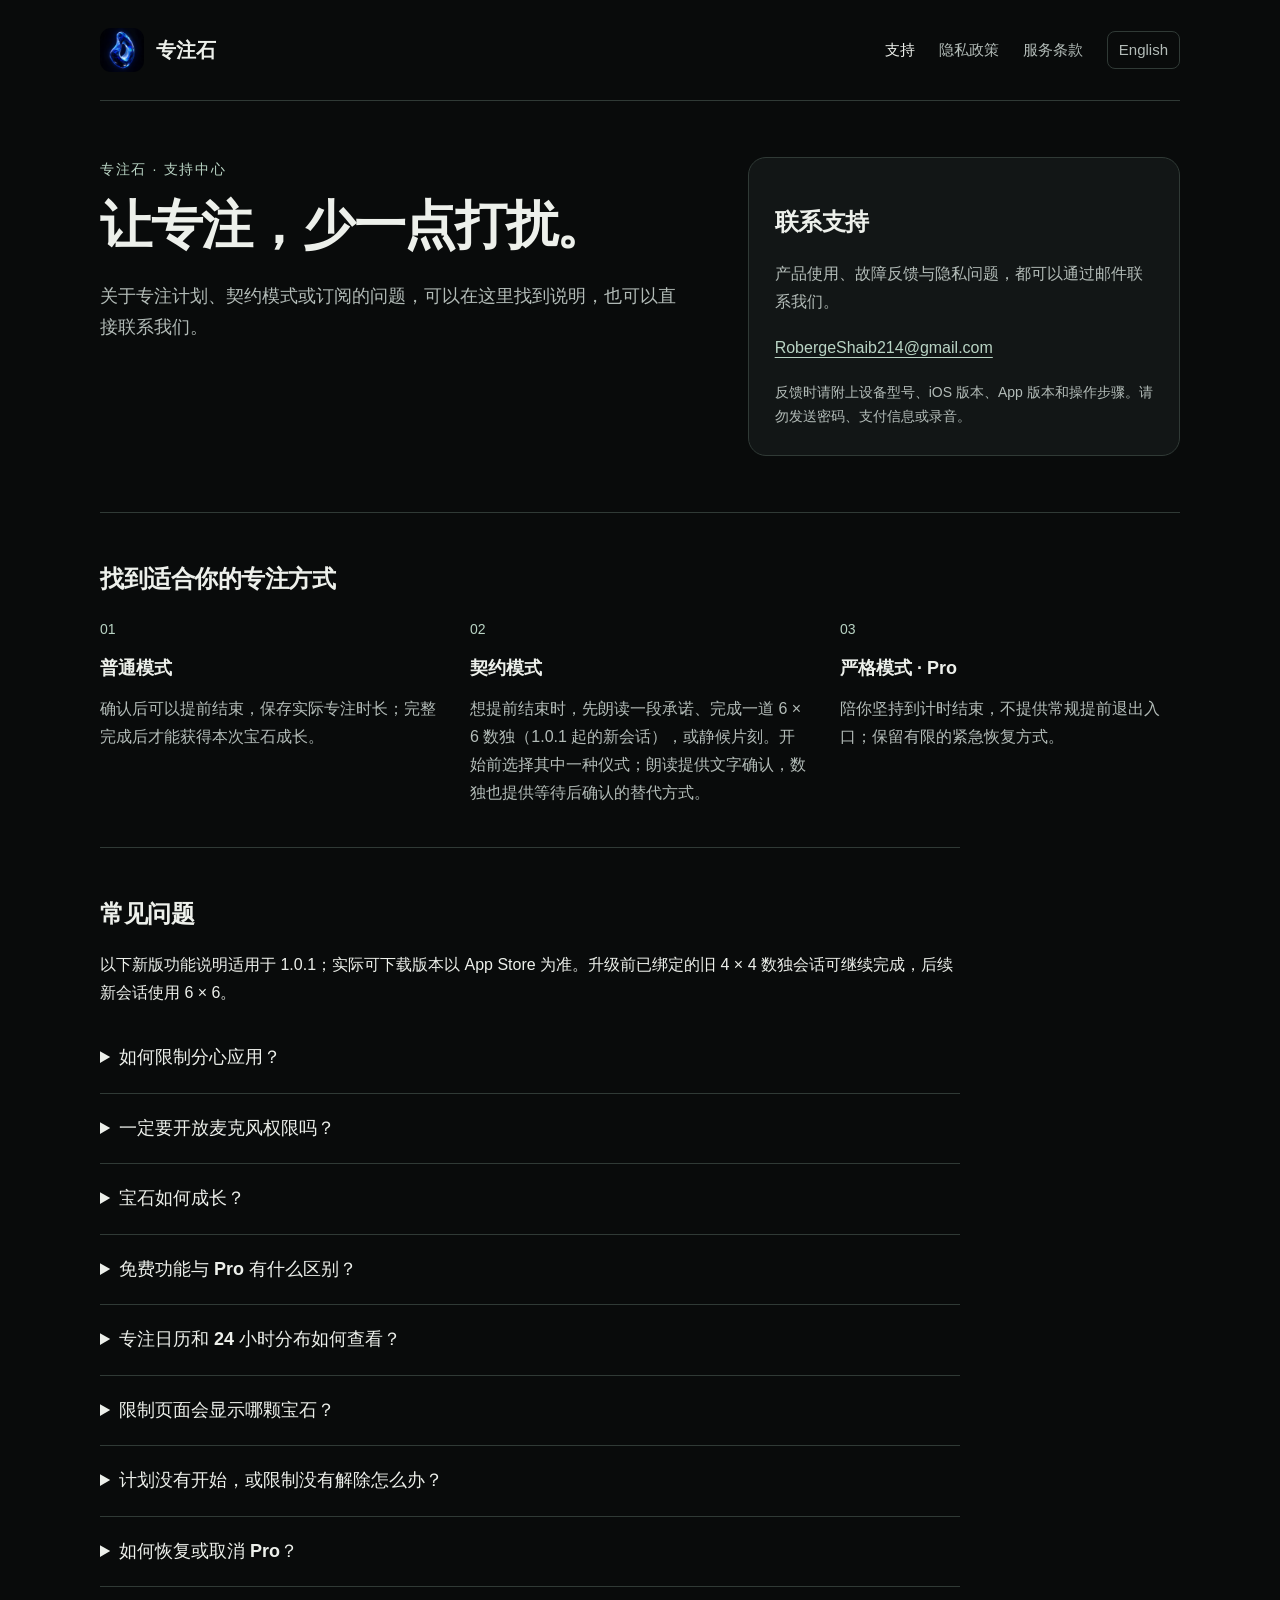
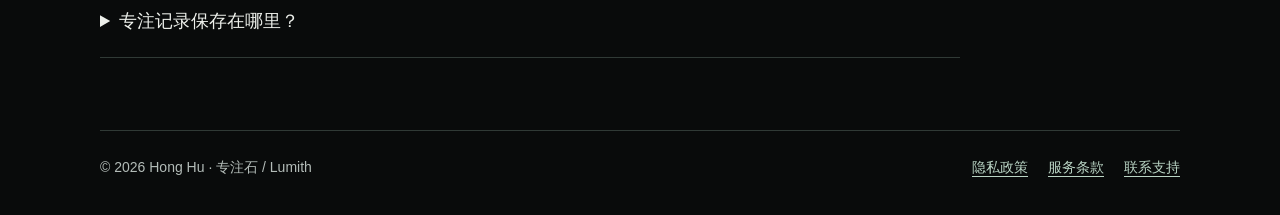
<file: index.html>
<!doctype html>
<html lang="zh-Hans"><head><meta charset="utf-8"><meta name="viewport" content="width=device-width,initial-scale=1"><title>支持中心 · 专注石</title><meta name="description" content="关于专注计划、契约模式或订阅的问题，可以在这里找到说明，也可以直接联系我们。"><meta name="color-scheme" content="dark"><link rel="icon" type="image/png" href="assets/app-icon.png"><link rel="stylesheet" href="assets/site.css"><link rel="alternate" hreflang="en" href="en/index.html"></head>
<body><a class="skip" href="#content">跳至正文</a><header><a class="brand" href="index.html"><img src="assets/app-icon.png" alt="" width="44" height="44">专注石</a><nav aria-label="主导航"><a href="index.html" aria-current="page">支持</a><a href="privacy.html">隐私政策</a><a href="terms.html">服务条款</a><a class="lang" href="en/index.html" lang="en">English</a></nav></header><main id="content"><section class="support-top"><div><p class="eyebrow">专注石 · 支持中心</p><h1>让专注，少一点打扰。</h1><p class="intro">关于专注计划、契约模式或订阅的问题，可以在这里找到说明，也可以直接联系我们。</p></div><aside class="contact"><h2>联系支持</h2><p>产品使用、故障反馈与隐私问题，都可以通过邮件联系我们。</p><a href="mailto:RobergeShaib214@gmail.com">RobergeShaib214@gmail.com</a><small>反馈时请附上设备型号、iOS 版本、App 版本和操作步骤。请勿发送密码、支付信息或录音。</small></aside></section><section class="section"><h2>找到适合你的专注方式</h2><div class="modes"><article><p class="number">01</p><h3>普通模式</h3><p>确认后可以提前结束，保存实际专注时长；完整完成后才能获得本次宝石成长。</p></article><article><p class="number">02</p><h3>契约模式</h3><p>想提前结束时，先朗读一段承诺、完成一道 6 × 6 数独（1.0.1 起的新会话），或静候片刻。开始前选择其中一种仪式；朗读提供文字确认，数独也提供等待后确认的替代方式。</p></article><article><p class="number">03</p><h3>严格模式 · Pro</h3><p>陪你坚持到计时结束，不提供常规提前退出入口；保留有限的紧急恢复方式。</p></article></div></section><section class="section faq"><h2>常见问题</h2><p>以下新版功能说明适用于 1.0.1；实际可下载版本以 App Store 为准。升级前已绑定的旧 4 × 4 数独会话可继续完成，后续新会话使用 6 × 6。</p><details><summary>如何限制分心应用？</summary><p>按提示授权“屏幕使用时间”，在 Apple 系统选择器中选好 App、类别或网站。选择时长即可开始专注，也可以保存并开启按星期重复的计划。</p></details><details><summary>一定要开放麦克风权限吗？</summary><p>从 1.0.1 起，朗读验证仅使用设备端语音识别；只有选择朗读时才请求所需的麦克风与语音识别权限。设备端识别不可用时提供文字确认，不会改用服务器端识别，也不会将朗读音频发送至语音识别服务器。录音和识别文字不保存，识别文字仅在内存中用于本次承诺核对。</p><p>仍使用 1.0 的用户：该版本在设备端识别不可用时，提供经明确同意使用 Apple 语音服务的选择。升级至 1.0.1 后不再提供该路径。</p></details><details><summary>宝石如何成长？</summary><p>每次完整完成专注，都会增加当前培养宝石的成长进度。1.0.1 的完成反馈会展示实际入账的专注分钟、成长增量、当前阶段及下一成长门槛；成长 +1 不等于每次获得一颗完整宝石。提前结束会保存实际专注时长，但不发放本次完成奖励。部分宝石需要 Pro。</p></details><details><summary>免费功能与 Pro 有什么区别？</summary><p>普通模式、契约模式、6 × 6 数独和朗读免费可用；免费可保存 1 个计划，Pro 可使用更多计划。严格模式及部分高级宝石需要 Pro，月度和年度订阅提供相同 Pro 权益。</p></details><details><summary>专注日历和 24 小时分布如何查看？</summary><p>1.0.1 的报告日历合并展示每日专注分钟与宝石，点击日期可查看明细：免费查看最近 7 天，Pro 查看最近 30 天。24 小时分布使用设备保留的全部专注历史，免费用户也可查看；它不开放超过权益范围的逐日明细，也不代表免费用户第 8 天的记录会被删除。</p></details><details><summary>限制页面会显示哪颗宝石？</summary><p>1.0.1 的限制页面使用你当前选择的宝石。此显示设置不会改变专注规则、奖励或解除限制的条件。</p></details><details><summary>计划没有开始，或限制没有解除怎么办？</summary><p>检查计划是否开启、开始时间、重复星期、已选 App 和屏幕使用时间授权。重新打开专注石以刷新当前会话；仍有异常时，请告知预期开始或结束时间，以及当时是否锁屏。</p></details><details><summary>如何恢复或取消 Pro？</summary><p>使用订阅时的 Apple 账户，在专注石内点击“恢复购买”。购买与恢复购买仍通过 Apple StoreKit 连接 Apple 服务。Pro 提供月度与年度订阅。管理或取消时，前往 iOS“设置”→你的姓名→“订阅”。卸载 App 不会取消订阅；试用资格与价格以 Apple 购买页为准。</p></details><details><summary>专注记录保存在哪里？</summary><p>专注记录和宝石进度保存在设备本地，当前不提供开发者自建云同步。购买与恢复购买会连接 Apple 服务；外部网页与邮件支持由相应服务处理。有关本地保存、Apple 服务和删除方式，请查看隐私政策。</p></details></section></main><footer><span>© 2026 Hong Hu · 专注石 / Lumith</span><div class="links"><a href="privacy.html">隐私政策</a><a href="terms.html">服务条款</a><a href="mailto:RobergeShaib214@gmail.com">联系支持</a></div></footer></body></html>
</file>
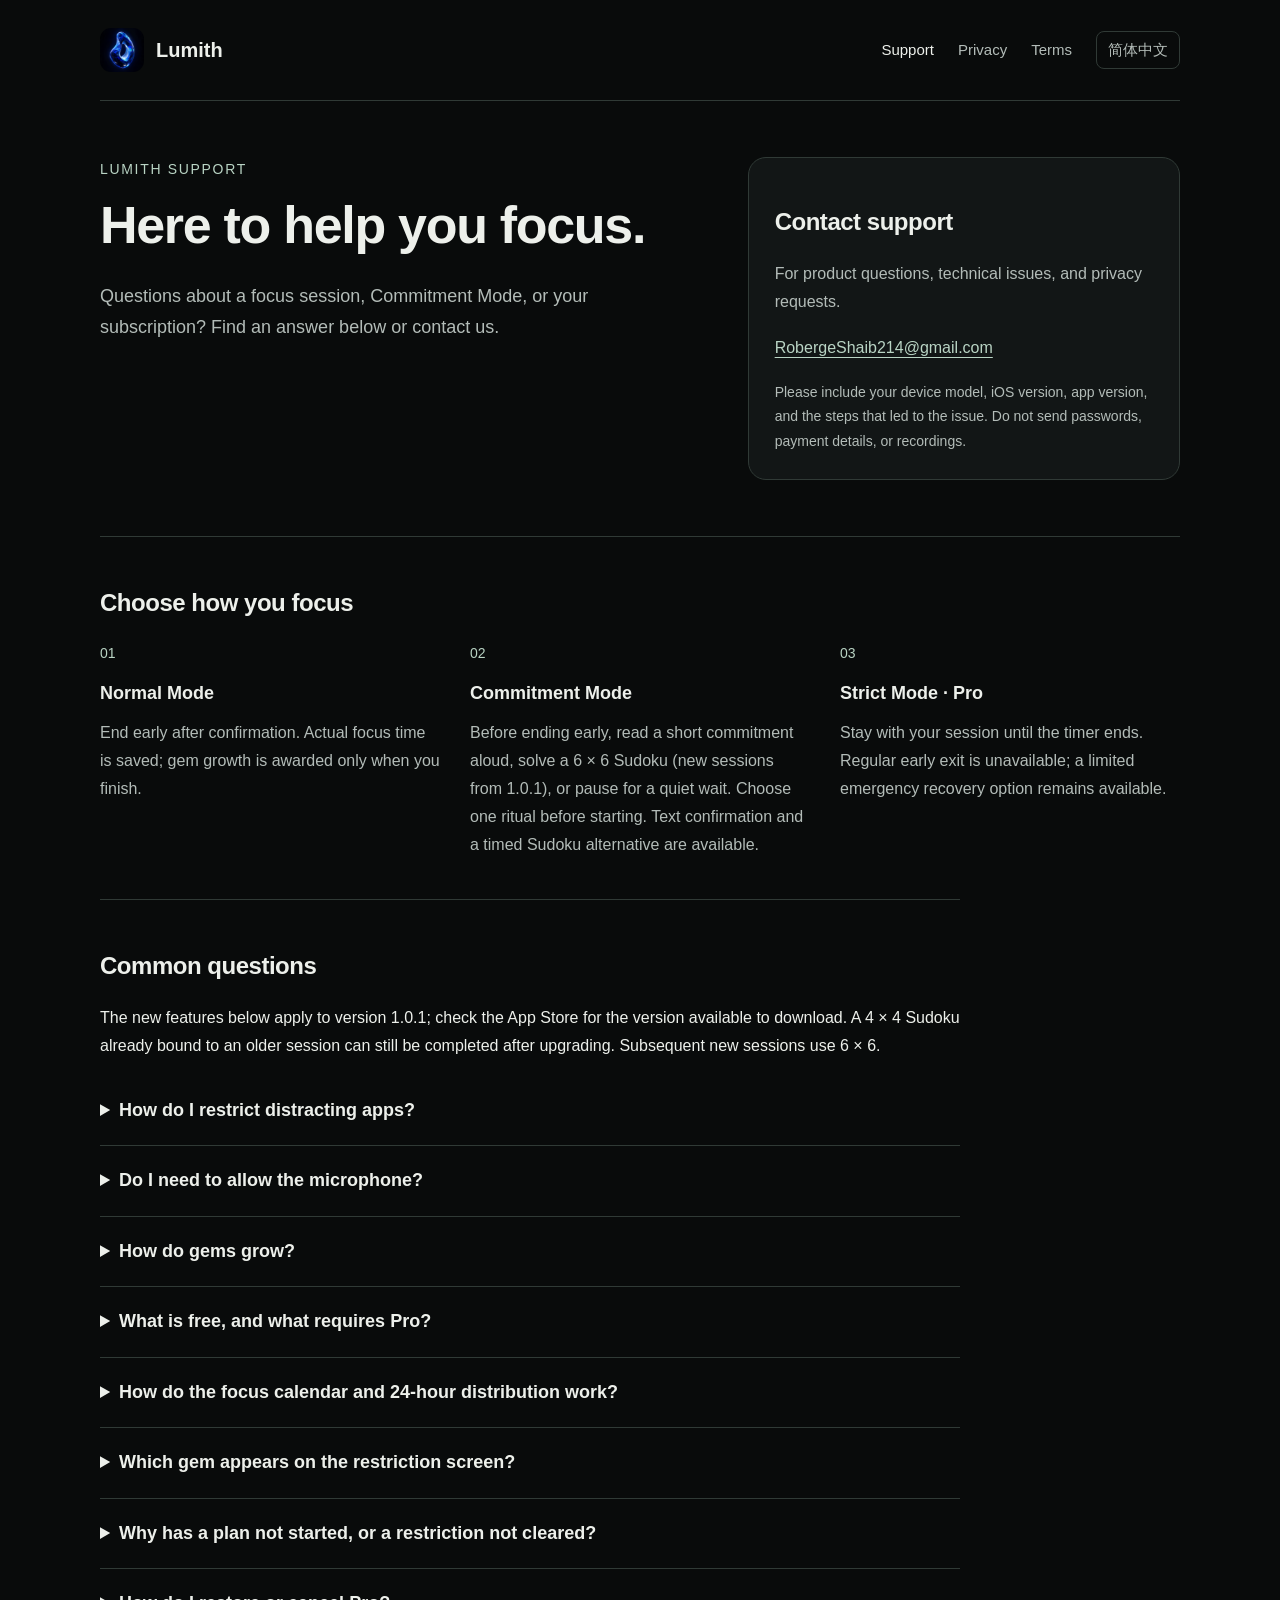
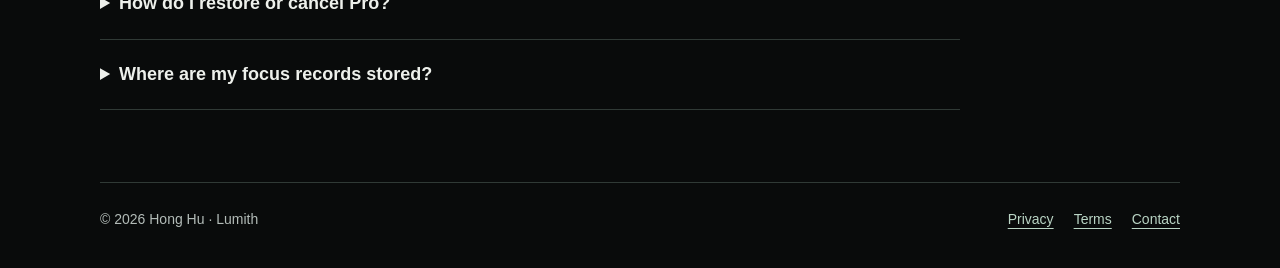
<file: en/index.html>
<!doctype html>
<html lang="en"><head><meta charset="utf-8"><meta name="viewport" content="width=device-width,initial-scale=1"><title>Support · Lumith</title><meta name="description" content="Questions about a focus session, Commitment Mode, or your subscription? Find an answer below or contact us."><meta name="color-scheme" content="dark"><link rel="icon" type="image/png" href="../assets/app-icon.png"><link rel="stylesheet" href="../assets/site.css"><link rel="alternate" hreflang="zh-Hans" href="../index.html"></head>
<body><a class="skip" href="#content">Skip to content</a><header><a class="brand" href="index.html"><img src="../assets/app-icon.png" alt="" width="44" height="44">Lumith</a><nav aria-label="Main navigation"><a href="index.html" aria-current="page">Support</a><a href="privacy.html">Privacy</a><a href="terms.html">Terms</a><a class="lang" href="../index.html" lang="zh-Hans">简体中文</a></nav></header><main id="content"><section class="support-top"><div><p class="eyebrow">LUMITH SUPPORT</p><h1>Here to help you focus.</h1><p class="intro">Questions about a focus session, Commitment Mode, or your subscription? Find an answer below or contact us.</p></div><aside class="contact"><h2>Contact support</h2><p>For product questions, technical issues, and privacy requests.</p><a href="mailto:RobergeShaib214@gmail.com">RobergeShaib214@gmail.com</a><small>Please include your device model, iOS version, app version, and the steps that led to the issue. Do not send passwords, payment details, or recordings.</small></aside></section><section class="section"><h2>Choose how you focus</h2><div class="modes"><article><p class="number">01</p><h3>Normal Mode</h3><p>End early after confirmation. Actual focus time is saved; gem growth is awarded only when you finish.</p></article><article><p class="number">02</p><h3>Commitment Mode</h3><p>Before ending early, read a short commitment aloud, solve a 6 × 6 Sudoku (new sessions from 1.0.1), or pause for a quiet wait. Choose one ritual before starting. Text confirmation and a timed Sudoku alternative are available.</p></article><article><p class="number">03</p><h3>Strict Mode · Pro</h3><p>Stay with your session until the timer ends. Regular early exit is unavailable; a limited emergency recovery option remains available.</p></article></div></section><section class="section faq"><h2>Common questions</h2><p>The new features below apply to version 1.0.1; check the App Store for the version available to download. A 4 × 4 Sudoku already bound to an older session can still be completed after upgrading. Subsequent new sessions use 6 × 6.</p><details><summary>How do I restrict distracting apps?</summary><p>Grant Screen Time access when prompted, then select apps, categories, or websites using Apple’s picker. Set a duration and start a session, or save and enable a repeating plan.</p></details><details><summary>Do I need to allow the microphone?</summary><p>Starting with 1.0.1, reading verification uses on-device speech recognition only. Microphone and speech recognition permissions are requested when you choose to read aloud. If on-device recognition is unavailable, text confirmation is provided. The app does not switch to server-based recognition or send reading audio to a speech recognition server. Recordings and transcripts are not saved; recognized text is used briefly in memory to check the current commitment.</p><p>For users still on 1.0: that release offers an explicitly consented Apple speech-service path when on-device recognition is unavailable. That path is no longer available after upgrading to 1.0.1.</p></details><details><summary>How do gems grow?</summary><p>A completed focus session adds growth to the gem you are cultivating. In 1.0.1, completion feedback shows the focus minutes actually credited, growth added, current stage, and next growth milestone. Growth +1 does not mean a whole gem is awarded every time. Ending early saves actual focus time without the completion reward. Some gem types require Pro.</p></details><details><summary>What is free, and what requires Pro?</summary><p>Normal Mode, Commitment Mode, 6 × 6 Sudoku, and reading verification are free. Free users can save one plan; Pro supports additional plans. Strict Mode and some premium gems require Pro. Monthly and annual subscriptions provide the same Pro benefits.</p></details><details><summary>How do the focus calendar and 24-hour distribution work?</summary><p>In 1.0.1, the report calendar combines daily focus minutes and gems. Tap a date for details: the latest 7 days are available for free, or 30 days with Pro. The 24-hour distribution uses all focus history retained on your device and is available to free users too. It does not unlock daily details beyond your entitlement, and the 7-day detail limit does not mean older records are deleted.</p></details><details><summary>Which gem appears on the restriction screen?</summary><p>In 1.0.1, the restriction screen uses your currently selected gem. This display preference does not change focus rules, rewards, or the conditions for removing restrictions.</p></details><details><summary>Why has a plan not started, or a restriction not cleared?</summary><p>Check the enabled plan’s time, repeat days, selected apps, and Screen Time authorization. Reopen Lumith to refresh the current session. If the issue persists, contact us with the expected start or end time and whether your phone was locked.</p></details><details><summary>How do I restore or cancel Pro?</summary><p>Use Restore Purchases in Lumith with the Apple Account used to subscribe. Purchases and restores still connect to Apple services through StoreKit. Pro offers monthly and annual subscriptions. To manage or cancel one, open iOS Settings, tap your name, then Subscriptions. Uninstalling Lumith does not cancel a subscription. Trial eligibility and current pricing appear on Apple’s purchase screen.</p></details><details><summary>Where are my focus records stored?</summary><p>Focus records and gem progress are stored locally on your device. The current app does not offer developer-operated cloud sync. Purchases and restores connect to Apple services; external web pages and email support are handled by their respective services. See the Privacy Policy for details about local storage, Apple services, and deletion.</p></details></section></main><footer><span>© 2026 Hong Hu · Lumith</span><div class="links"><a href="privacy.html">Privacy</a><a href="terms.html">Terms</a><a href="mailto:RobergeShaib214@gmail.com">Contact</a></div></footer></body></html>
</file>
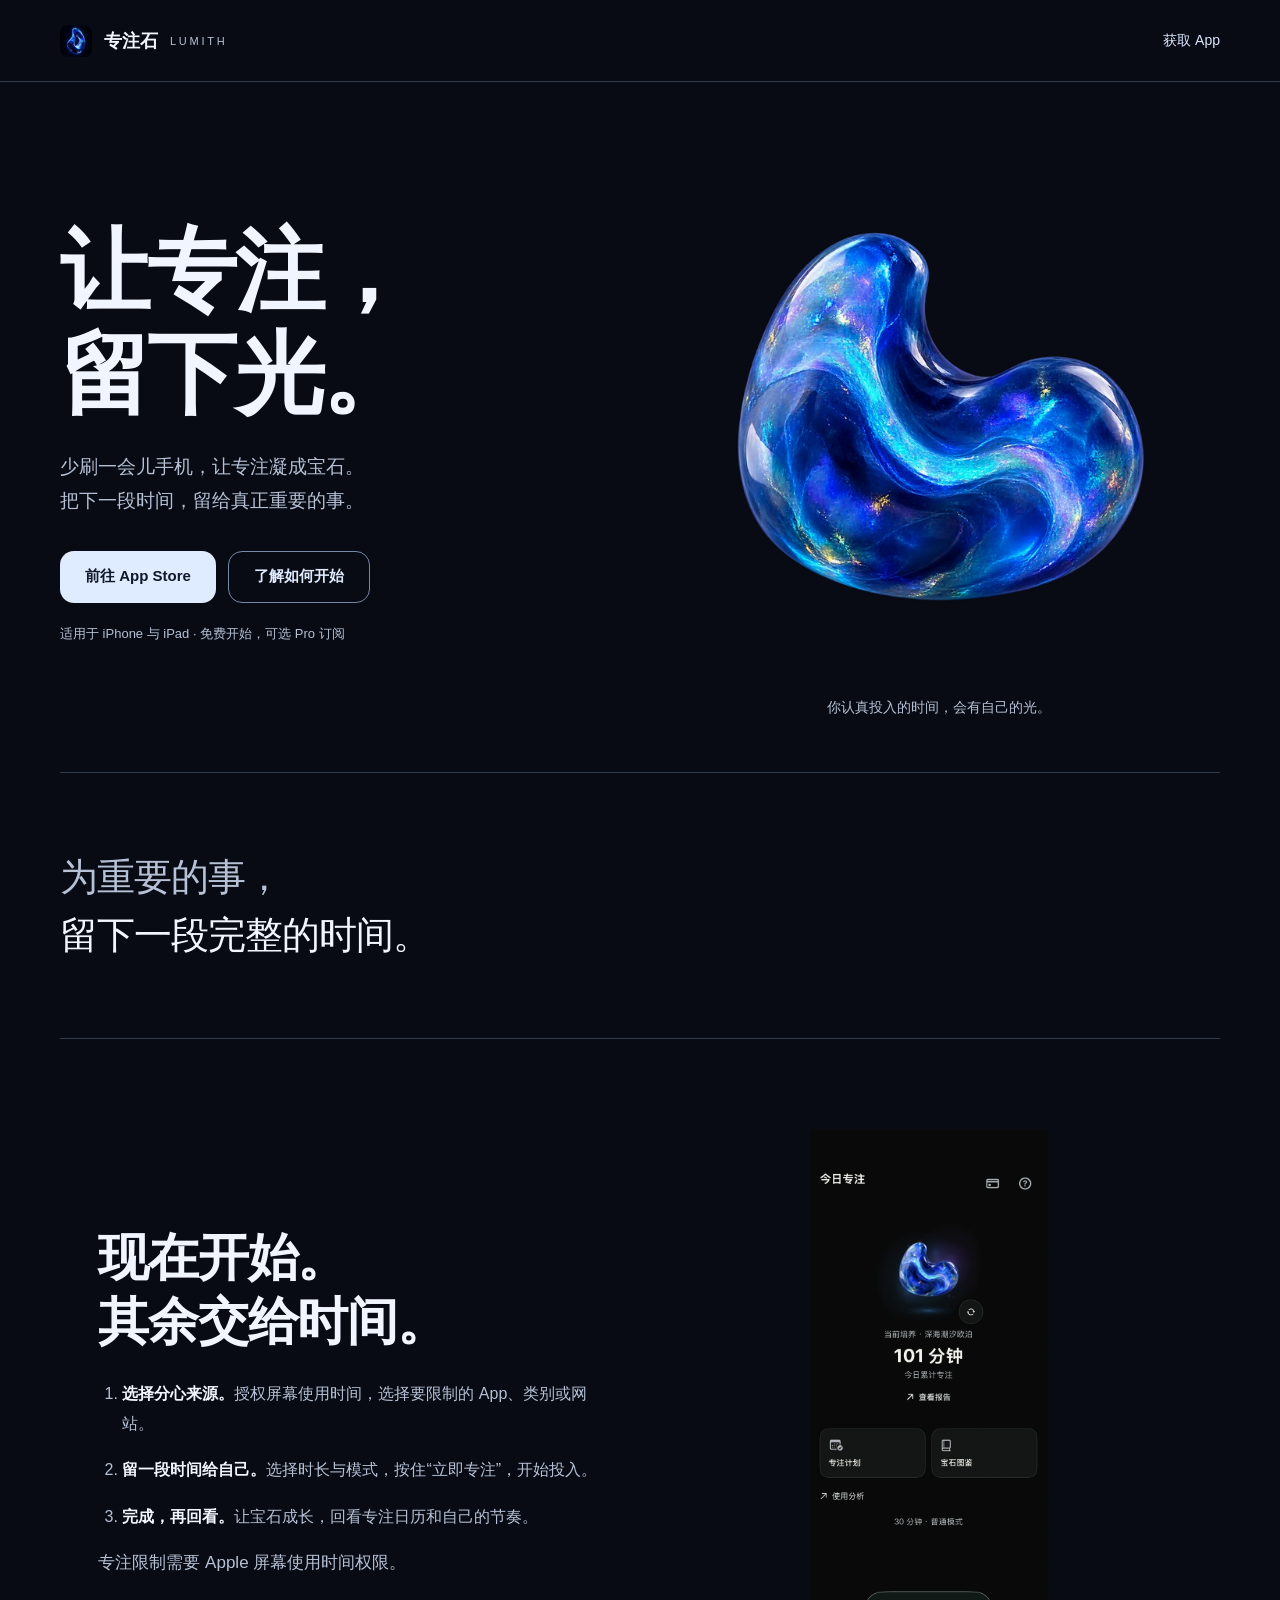
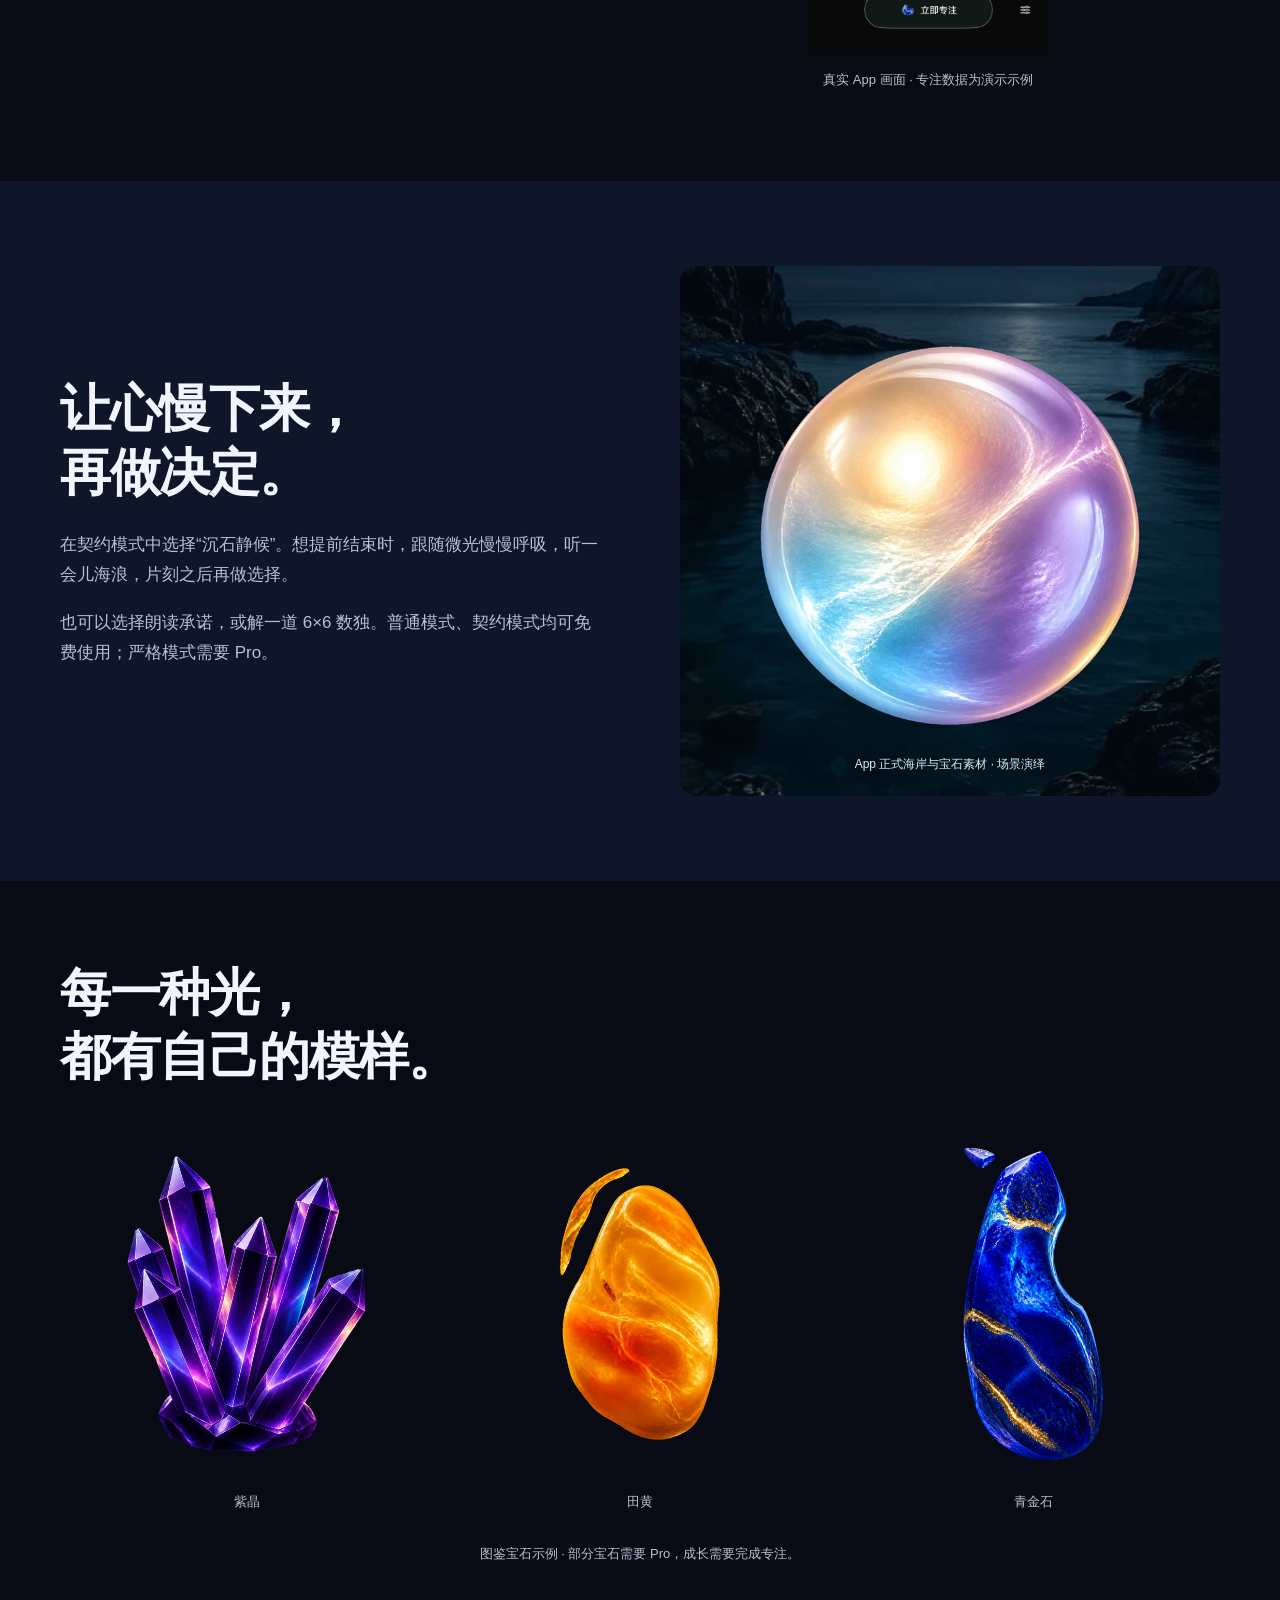
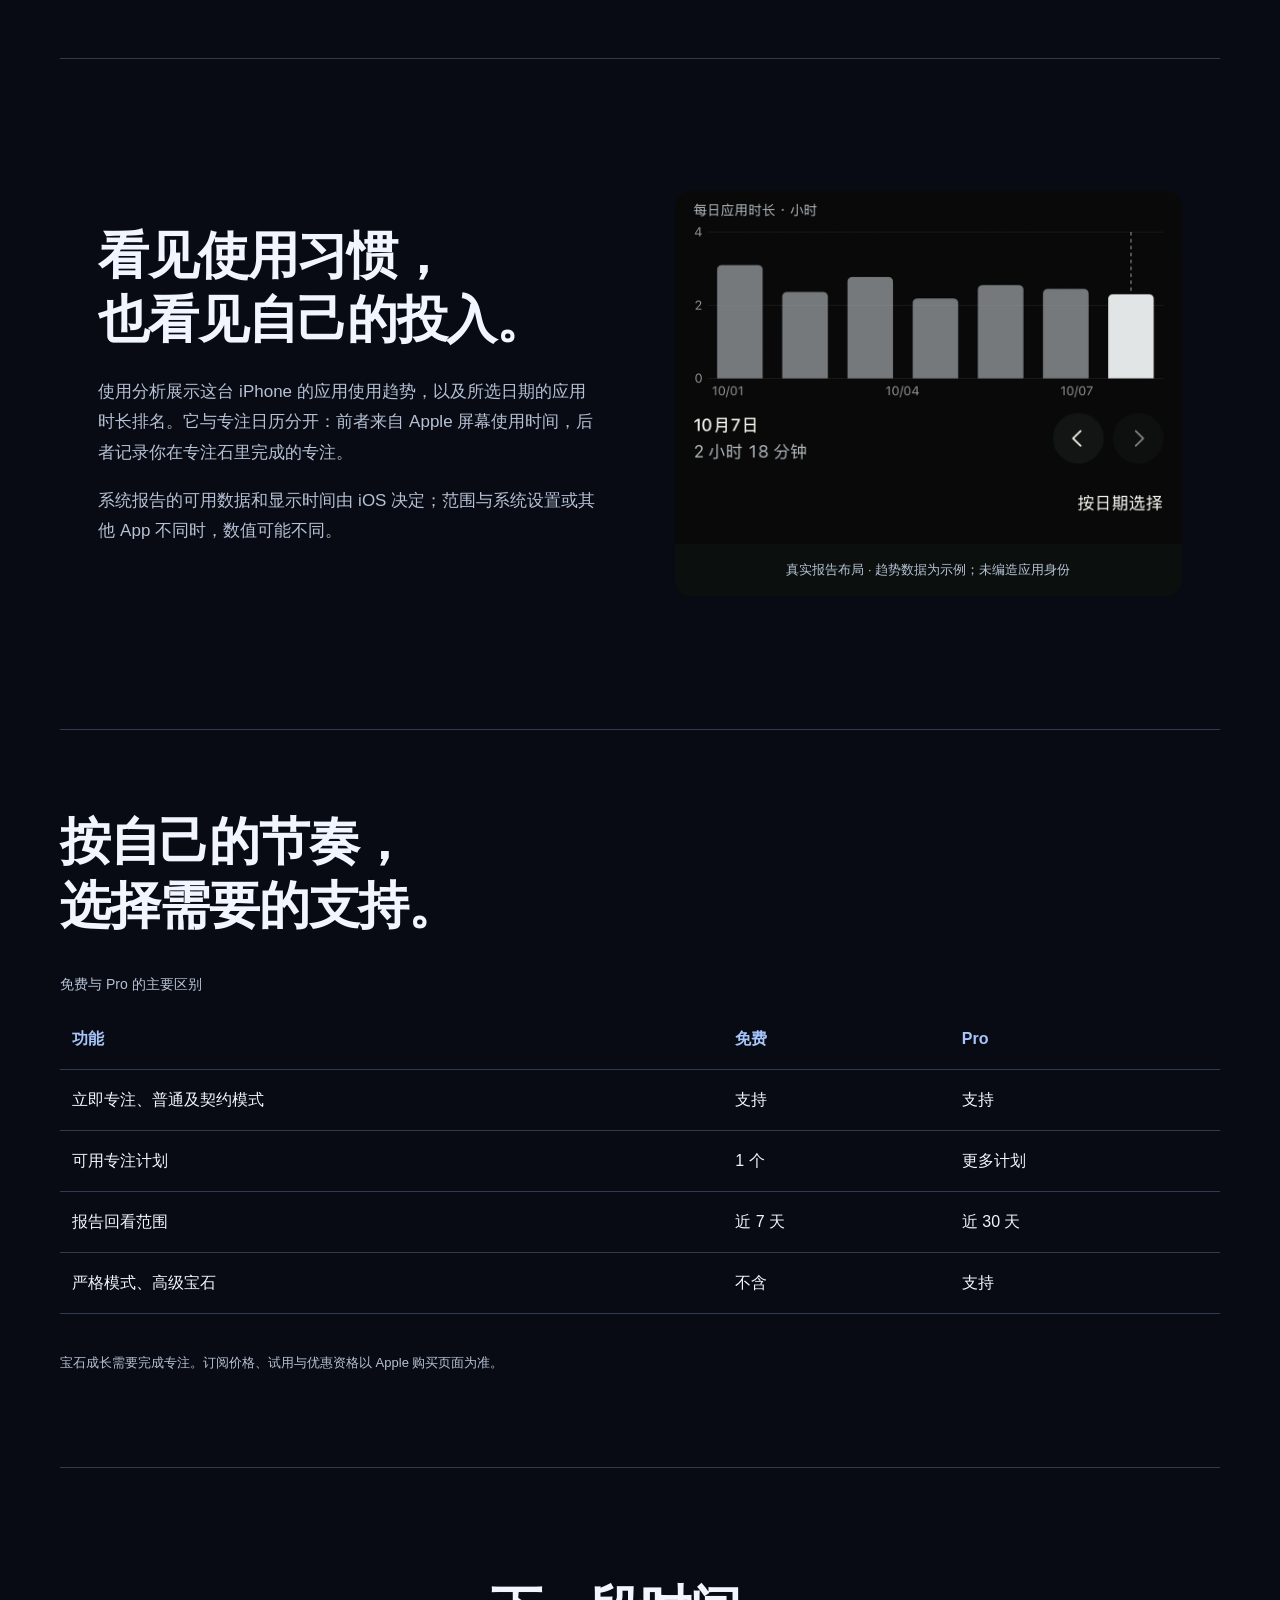
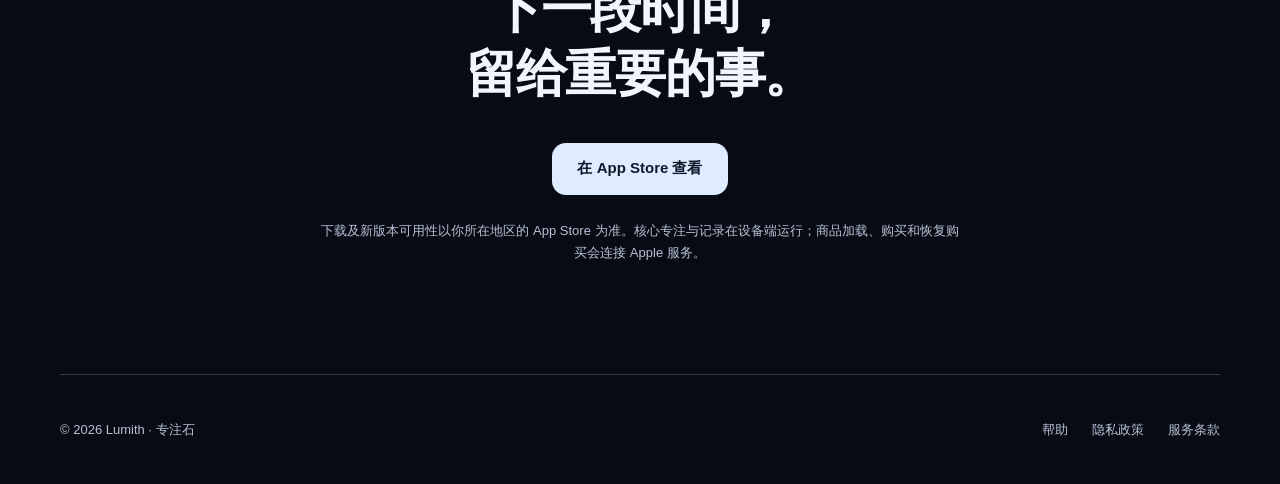
<file: focus/index.html>
<!doctype html><html lang="zh-Hans"><head><meta charset="utf-8"><meta name="viewport" content="width=device-width,initial-scale=1"><meta name="theme-color" content="#080b13"><meta name="description" content="专注石 Lumith：少刷一会儿手机，让专注凝成宝石。限制分心 App、养成专注习惯，跟随沉石静候慢慢呼吸。"><meta name="apple-itunes-app" content="app-id=6791446784, affiliate-data=pt=128612758&amp;ct=web_launch101&amp;mt=8"><title>专注石 Lumith｜让专注留下光</title><link rel="icon" href="assets/icon.webp"><link rel="stylesheet" href="style.css"><link rel="canonical" href="https://blanchzeuner-ctrl.github.io/lumith-support/focus/"><meta property="og:type" content="website"><meta property="og:locale" content="zh_CN"><meta property="og:title" content="专注石 Lumith｜让专注留下光"><meta property="og:description" content="少刷一会儿手机，让专注凝成宝石。限制分心 App、养成专注习惯，跟随沉石静候慢慢呼吸。"><meta property="og:url" content="https://blanchzeuner-ctrl.github.io/lumith-support/focus/"><meta property="og:image" content="https://blanchzeuner-ctrl.github.io/lumith-support/focus/assets/opal.webp"></head>
<body><a class="skip" href="#main">跳到主要内容</a><header class="nav"><a class="brand" href="#top"><img src="assets/icon.webp" width="32" height="32" alt="专注石 App 图标">专注石 <span>LUMITH</span></a><a class="nav-download" href="#download">获取 App</a></header>
<main id="main"><section class="hero wrap" id="top"><div class="hero-copy"><h1>让专注，<br>留下光。</h1><p class="lead">少刷一会儿手机，让专注凝成宝石。<br>把下一段时间，留给真正重要的事。</p><div class="actions"><a class="button primary" data-app-link href="https://apps.apple.com/app/apple-store/id6791446784?pt=128612758&amp;ct=web_launch101&amp;mt=8">前往 App Store</a><a class="button ghost" href="#how">了解如何开始</a></div><p class="fine">适用于 iPhone 与 iPad · 免费开始，可选 Pro 订阅</p></div><div class="hero-visual"><img class="opal" src="assets/opal.webp" width="1254" height="1254" alt="专注石中的深海欧泊"><p>你认真投入的时间，会有自己的光。</p></div></section>
<section class="statement wrap"><p>为重要的事，<br><strong>留下一段完整的时间。</strong></p></section>
<section class="feature wrap" id="how"><div class="feature-copy"><h2>现在开始。<br>其余交给时间。</h2><ol><li><strong>选择分心来源。</strong>授权屏幕使用时间，选择要限制的 App、类别或网站。</li><li><strong>留一段时间给自己。</strong>选择时长与模式，按住“立即专注”，开始投入。</li><li><strong>完成，再回看。</strong>让宝石成长，回看专注日历和自己的节奏。</li></ol><p class="fine">专注限制需要 Apple 屏幕使用时间权限。</p></div><figure><img class="phone feature-phone" src="assets/home.webp" width="1320" height="2868" alt="专注石 1.0.1 首页：深海欧泊、专注计划及使用分析入口" loading="lazy"><figcaption>真实 App 画面 · 专注数据为演示示例</figcaption></figure></section>
<section class="ritual"><div class="wrap ritual-inner"><div><h2>让心慢下来，<br>再做决定。</h2><p>在契约模式中选择“沉石静候”。想提前结束时，跟随微光慢慢呼吸，听一会儿海浪，片刻之后再做选择。</p><p>也可以选择朗读承诺，或解一道 6×6 数独。普通模式、契约模式均可免费使用；严格模式需要 Pro。</p></div><figure class="coast"><img class="coast-background" src="assets/coast.webp" width="1080" height="1920" alt="App 中沉石静候使用的夜色海岸" loading="lazy"><img class="coast-opal" src="assets/pearl.webp" width="1254" height="1254" alt="夜光明珠" loading="lazy"><figcaption>App 正式海岸与宝石素材 · 场景演绎</figcaption></figure></div></section>
<section class="gem-gallery wrap"><h2>每一种光，<br>都有自己的模样。</h2><div class="gem-row"><figure><img src="assets/amethyst.webp" width="1254" height="1254" alt="专注石紫晶宝石" loading="lazy"><figcaption>紫晶</figcaption></figure><figure><img src="assets/tianhuang.webp" width="1254" height="1254" alt="专注石田黄宝石" loading="lazy"><figcaption>田黄</figcaption></figure><figure><img src="assets/lapis.webp" width="1254" height="1254" alt="专注石青金石宝石" loading="lazy"><figcaption>青金石</figcaption></figure></div><p class="fine">图鉴宝石示例 · 部分宝石需要 Pro，成长需要完成专注。</p></section>
<section class="feature wrap analysis"><div class="feature-copy"><h2>看见使用习惯，<br>也看见自己的投入。</h2><p>使用分析展示这台 iPhone 的应用使用趋势，以及所选日期的应用时长排名。它与专注日历分开：前者来自 Apple 屏幕使用时间，后者记录你在专注石里完成的专注。</p><p>系统报告的可用数据和显示时间由 iOS 决定；范围与系统设置或其他 App 不同时，数值可能不同。</p></div><figure class="usage-frame"><img src="assets/usage.webp" width="1320" height="2868" alt="使用分析真实 App 画面：近七天使用趋势与每日明细" loading="lazy"><figcaption>真实报告布局 · 趋势数据为示例；未编造应用身份</figcaption></figure></section>
<section class="plans wrap"><h2>按自己的节奏，<br>选择需要的支持。</h2><table><caption>免费与 Pro 的主要区别</caption><thead><tr><th scope="col">功能</th><th scope="col">免费</th><th scope="col">Pro</th></tr></thead><tbody><tr><th scope="row">立即专注、普通及契约模式</th><td>支持</td><td>支持</td></tr><tr><th scope="row">可用专注计划</th><td>1 个</td><td>更多计划</td></tr><tr><th scope="row">报告回看范围</th><td>近 7 天</td><td>近 30 天</td></tr><tr><th scope="row">严格模式、高级宝石</th><td>不含</td><td>支持</td></tr></tbody></table><p class="fine">宝石成长需要完成专注。订阅价格、试用与优惠资格以 Apple 购买页面为准。</p></section>
<section class="download wrap" id="download"><h2>下一段时间，<br>留给重要的事。</h2><a class="button primary" data-app-link href="https://apps.apple.com/app/apple-store/id6791446784?pt=128612758&amp;ct=web_launch101&amp;mt=8">在 App Store 查看</a><p class="fine">下载及新版本可用性以你所在地区的 App Store 为准。核心专注与记录在设备端运行；商品加载、购买和恢复购买会连接 Apple 服务。</p></section></main>
<footer class="wrap"><span>© 2026 Lumith · 专注石</span><nav aria-label="支持与法律"><a href="https://blanchzeuner-ctrl.github.io/lumith-support/">帮助</a><a href="https://blanchzeuner-ctrl.github.io/lumith-support/privacy.html">隐私政策</a><a href="https://blanchzeuner-ctrl.github.io/lumith-support/terms.html">服务条款</a></nav></footer><script src="site.js" defer></script></body></html>
</file>
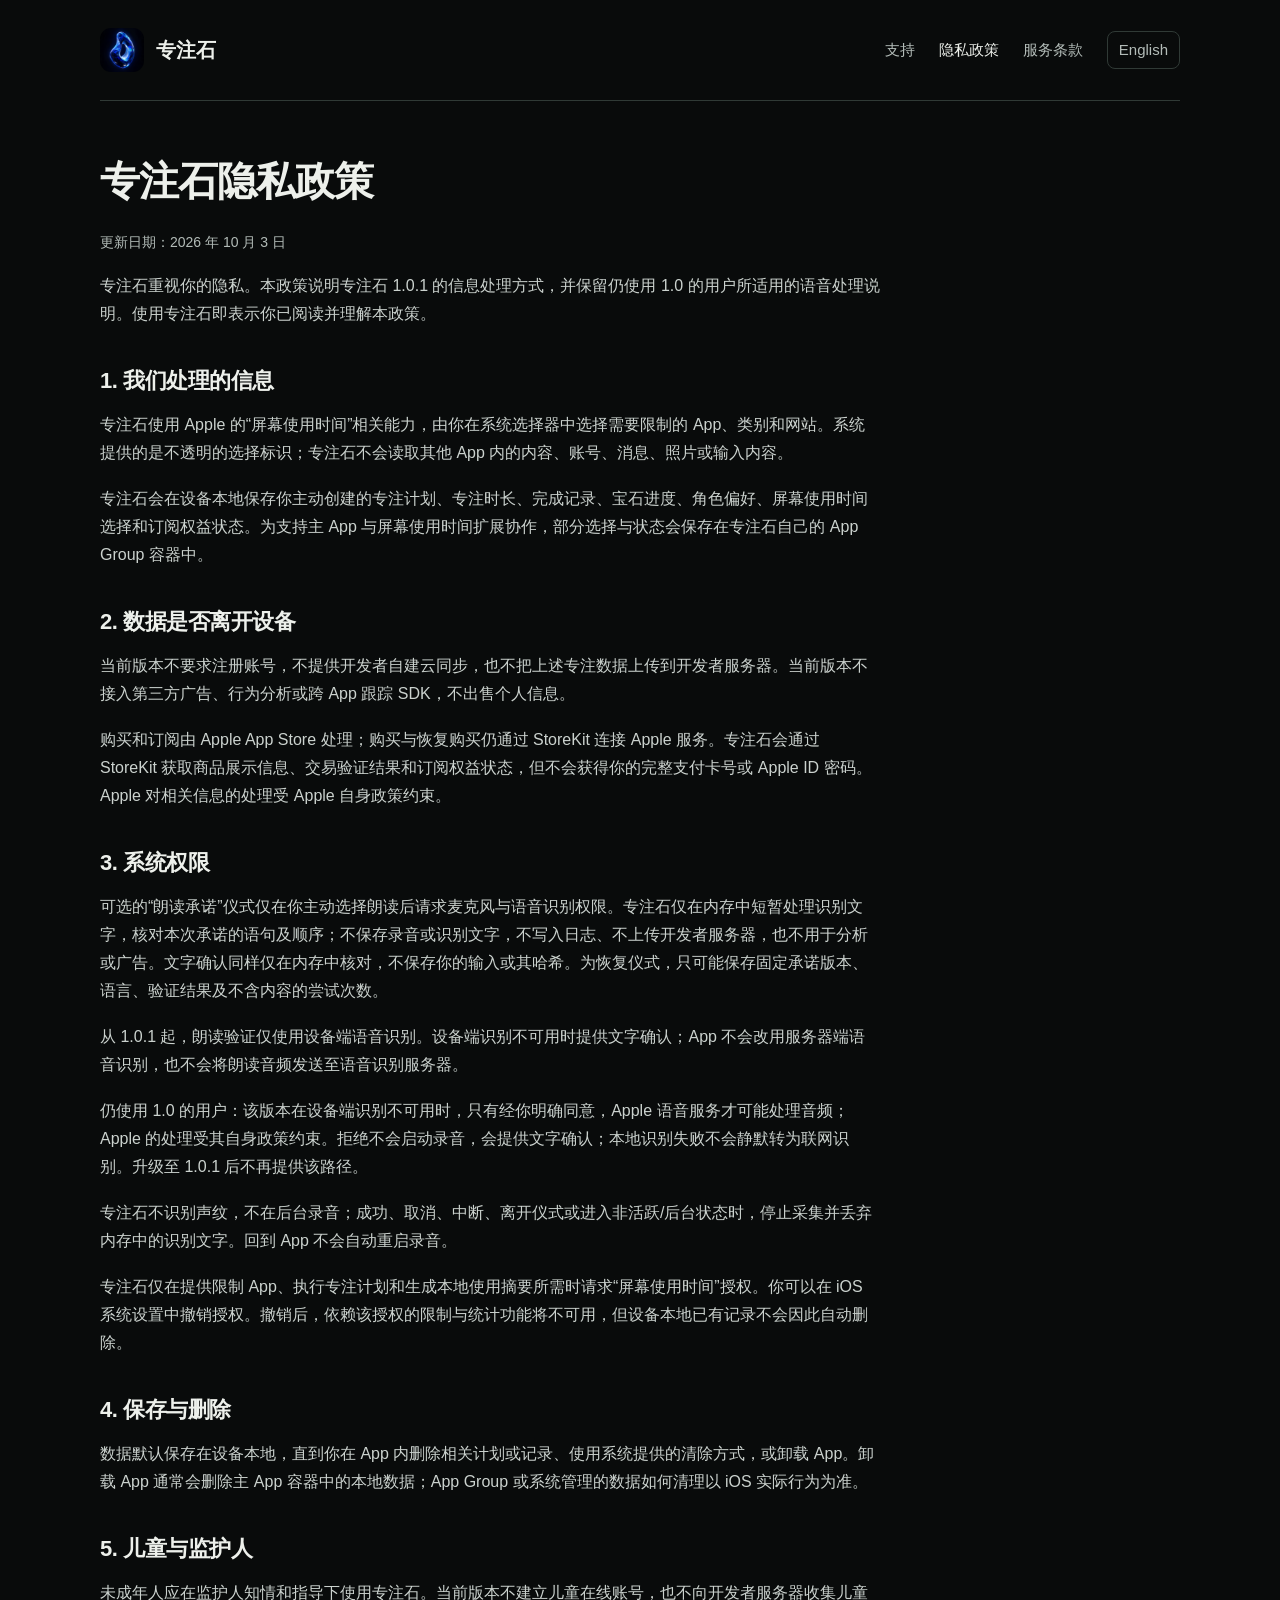
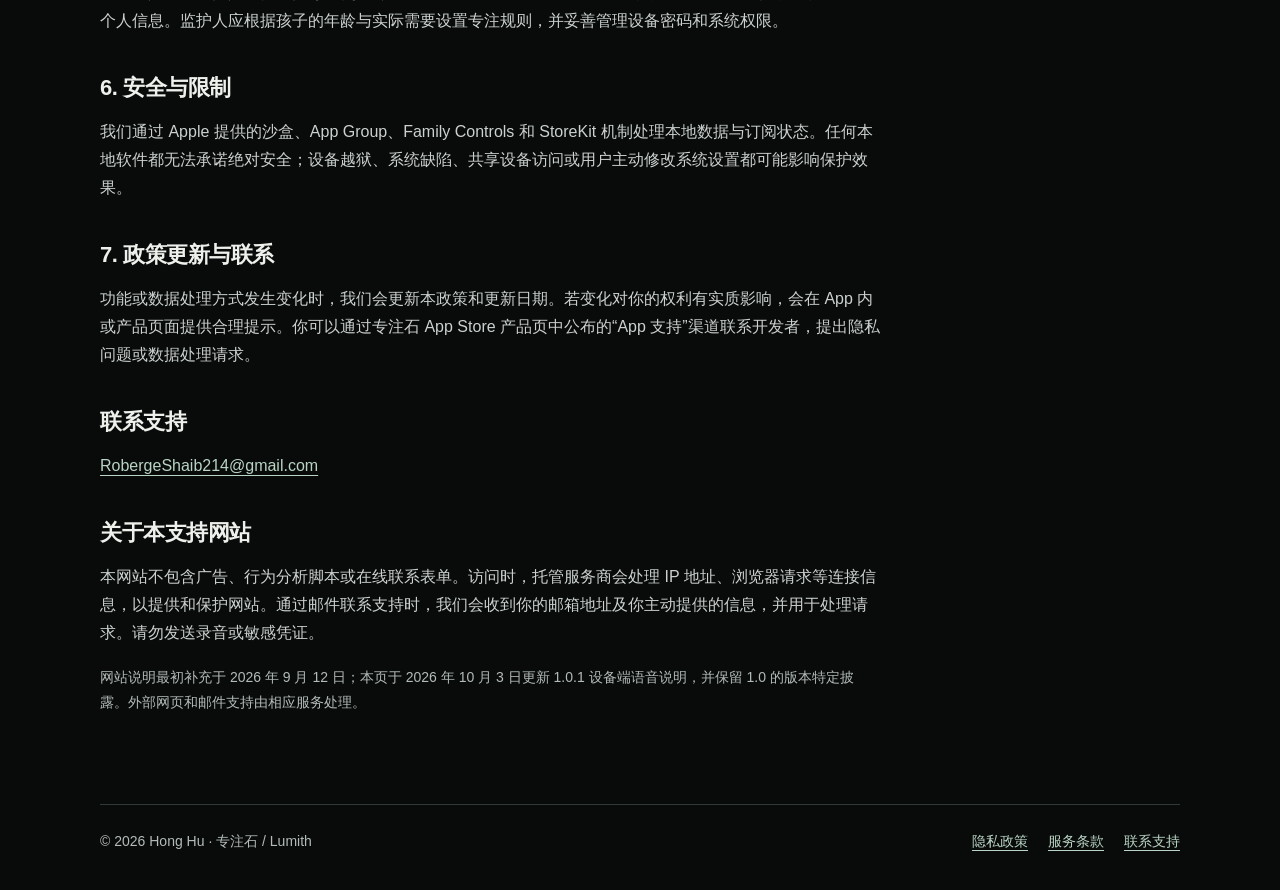
<file: privacy.html>
<!doctype html>
<html lang="zh-Hans"><head><meta charset="utf-8"><meta name="viewport" content="width=device-width,initial-scale=1"><title>隐私政策 · 专注石</title><meta name="description" content="隐私政策 · 专注石"><meta name="color-scheme" content="dark"><link rel="icon" type="image/png" href="assets/app-icon.png"><link rel="stylesheet" href="assets/site.css"><link rel="alternate" hreflang="en" href="en/privacy.html"></head>
<body><a class="skip" href="#content">跳至正文</a><header><a class="brand" href="index.html"><img src="assets/app-icon.png" alt="" width="44" height="44">专注石</a><nav aria-label="主导航"><a href="index.html">支持</a><a href="privacy.html" aria-current="page">隐私政策</a><a href="terms.html">服务条款</a><a class="lang" href="en/privacy.html" lang="en">English</a></nav></header><main id="content"><article class="legal"><h1>专注石隐私政策</h1><p class="updated">更新日期：2026 年 10 月 3 日</p><p>专注石重视你的隐私。本政策说明专注石 1.0.1 的信息处理方式，并保留仍使用 1.0 的用户所适用的语音处理说明。使用专注石即表示你已阅读并理解本政策。</p><h2>1. 我们处理的信息</h2><p>专注石使用 Apple 的“屏幕使用时间”相关能力，由你在系统选择器中选择需要限制的 App、类别和网站。系统提供的是不透明的选择标识；专注石不会读取其他 App 内的内容、账号、消息、照片或输入内容。</p><p>专注石会在设备本地保存你主动创建的专注计划、专注时长、完成记录、宝石进度、角色偏好、屏幕使用时间选择和订阅权益状态。为支持主 App 与屏幕使用时间扩展协作，部分选择与状态会保存在专注石自己的 App Group 容器中。</p><h2>2. 数据是否离开设备</h2><p>当前版本不要求注册账号，不提供开发者自建云同步，也不把上述专注数据上传到开发者服务器。当前版本不接入第三方广告、行为分析或跨 App 跟踪 SDK，不出售个人信息。</p><p>购买和订阅由 Apple App Store 处理；购买与恢复购买仍通过 StoreKit 连接 Apple 服务。专注石会通过 StoreKit 获取商品展示信息、交易验证结果和订阅权益状态，但不会获得你的完整支付卡号或 Apple ID 密码。Apple 对相关信息的处理受 Apple 自身政策约束。</p><h2>3. 系统权限</h2><p>可选的“朗读承诺”仪式仅在你主动选择朗读后请求麦克风与语音识别权限。专注石仅在内存中短暂处理识别文字，核对本次承诺的语句及顺序；不保存录音或识别文字，不写入日志、不上传开发者服务器，也不用于分析或广告。文字确认同样仅在内存中核对，不保存你的输入或其哈希。为恢复仪式，只可能保存固定承诺版本、语言、验证结果及不含内容的尝试次数。</p><p>从 1.0.1 起，朗读验证仅使用设备端语音识别。设备端识别不可用时提供文字确认；App 不会改用服务器端语音识别，也不会将朗读音频发送至语音识别服务器。</p><p>仍使用 1.0 的用户：该版本在设备端识别不可用时，只有经你明确同意，Apple 语音服务才可能处理音频；Apple 的处理受其自身政策约束。拒绝不会启动录音，会提供文字确认；本地识别失败不会静默转为联网识别。升级至 1.0.1 后不再提供该路径。</p><p>专注石不识别声纹，不在后台录音；成功、取消、中断、离开仪式或进入非活跃/后台状态时，停止采集并丢弃内存中的识别文字。回到 App 不会自动重启录音。</p><p>专注石仅在提供限制 App、执行专注计划和生成本地使用摘要所需时请求“屏幕使用时间”授权。你可以在 iOS 系统设置中撤销授权。撤销后，依赖该授权的限制与统计功能将不可用，但设备本地已有记录不会因此自动删除。</p><h2>4. 保存与删除</h2><p>数据默认保存在设备本地，直到你在 App 内删除相关计划或记录、使用系统提供的清除方式，或卸载 App。卸载 App 通常会删除主 App 容器中的本地数据；App Group 或系统管理的数据如何清理以 iOS 实际行为为准。</p><h2>5. 儿童与监护人</h2><p>未成年人应在监护人知情和指导下使用专注石。当前版本不建立儿童在线账号，也不向开发者服务器收集儿童个人信息。监护人应根据孩子的年龄与实际需要设置专注规则，并妥善管理设备密码和系统权限。</p><h2>6. 安全与限制</h2><p>我们通过 Apple 提供的沙盒、App Group、Family Controls 和 StoreKit 机制处理本地数据与订阅状态。任何本地软件都无法承诺绝对安全；设备越狱、系统缺陷、共享设备访问或用户主动修改系统设置都可能影响保护效果。</p><h2>7. 政策更新与联系</h2><p>功能或数据处理方式发生变化时，我们会更新本政策和更新日期。若变化对你的权利有实质影响，会在 App 内或产品页面提供合理提示。你可以通过专注石 App Store 产品页中公布的“App 支持”渠道联系开发者，提出隐私问题或数据处理请求。</p><h2>联系支持</h2><p><a href="mailto:RobergeShaib214@gmail.com">RobergeShaib214@gmail.com</a></p><h2>关于本支持网站</h2><p>本网站不包含广告、行为分析脚本或在线联系表单。访问时，托管服务商会处理 IP 地址、浏览器请求等连接信息，以提供和保护网站。通过邮件联系支持时，我们会收到你的邮箱地址及你主动提供的信息，并用于处理请求。请勿发送录音或敏感凭证。</p><p class="updated">网站说明最初补充于 2026 年 9 月 12 日；本页于 2026 年 10 月 3 日更新 1.0.1 设备端语音说明，并保留 1.0 的版本特定披露。外部网页和邮件支持由相应服务处理。</p></article></main><footer><span>© 2026 Hong Hu · 专注石 / Lumith</span><div class="links"><a href="privacy.html">隐私政策</a><a href="terms.html">服务条款</a><a href="mailto:RobergeShaib214@gmail.com">联系支持</a></div></footer></body></html>
</file>
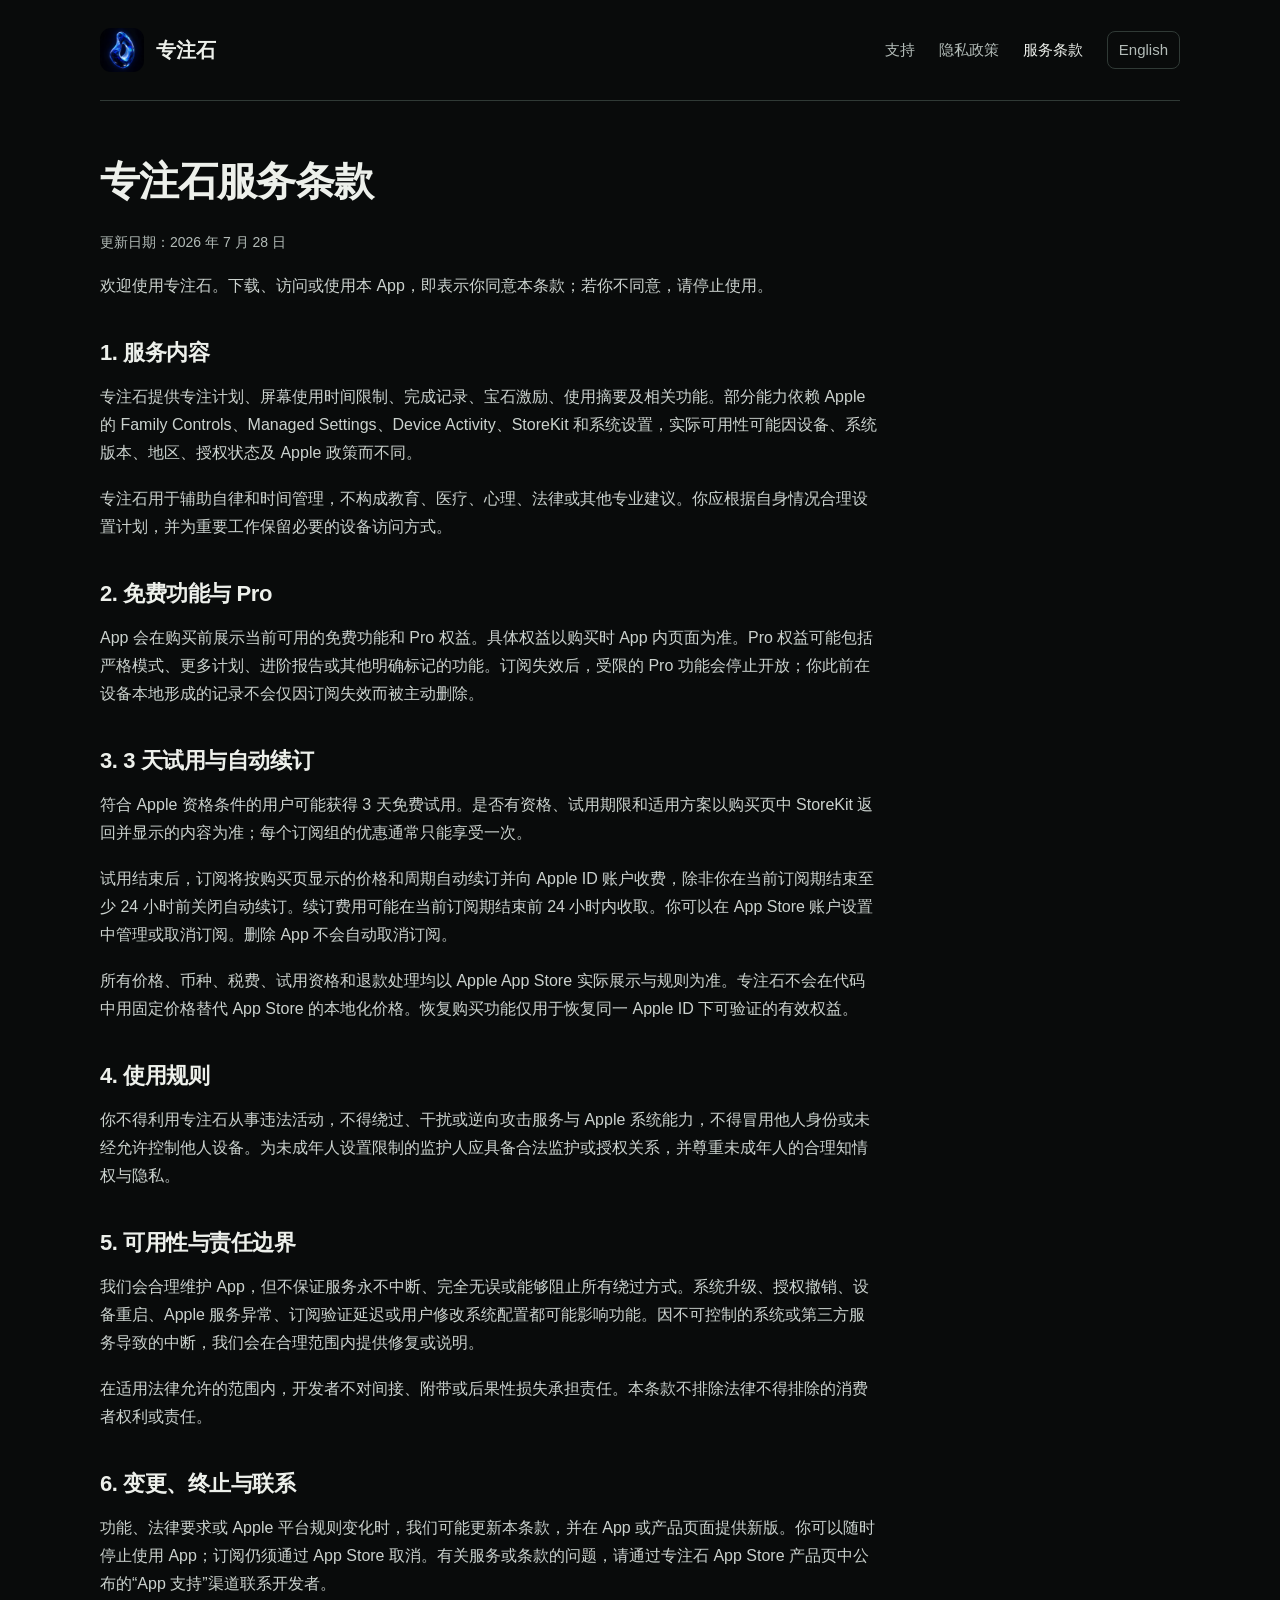
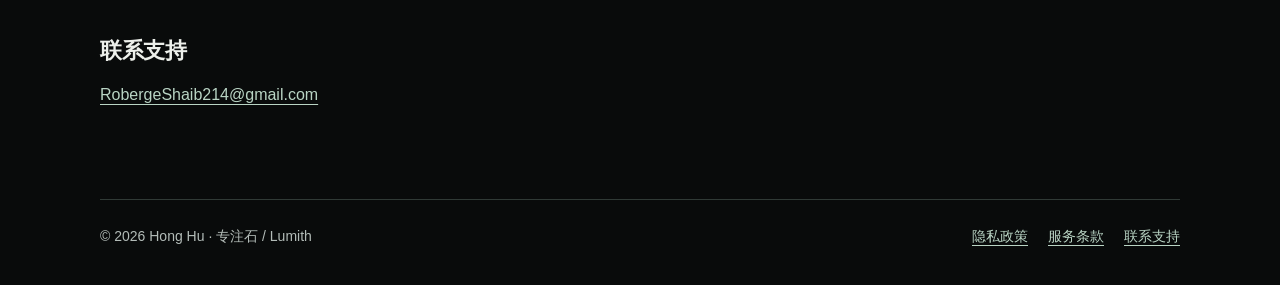
<file: terms.html>
<!doctype html>
<html lang="zh-Hans"><head><meta charset="utf-8"><meta name="viewport" content="width=device-width,initial-scale=1"><title>服务条款 · 专注石</title><meta name="description" content="服务条款 · 专注石"><meta name="color-scheme" content="dark"><link rel="icon" type="image/png" href="assets/app-icon.png"><link rel="stylesheet" href="assets/site.css"><link rel="alternate" hreflang="en" href="en/terms.html"></head>
<body><a class="skip" href="#content">跳至正文</a><header><a class="brand" href="index.html"><img src="assets/app-icon.png" alt="" width="44" height="44">专注石</a><nav aria-label="主导航"><a href="index.html">支持</a><a href="privacy.html">隐私政策</a><a href="terms.html" aria-current="page">服务条款</a><a class="lang" href="en/terms.html" lang="en">English</a></nav></header><main id="content"><article class="legal"><h1>专注石服务条款</h1><p class="updated">更新日期：2026 年 7 月 28 日</p><p>欢迎使用专注石。下载、访问或使用本 App，即表示你同意本条款；若你不同意，请停止使用。</p><h2>1. 服务内容</h2><p>专注石提供专注计划、屏幕使用时间限制、完成记录、宝石激励、使用摘要及相关功能。部分能力依赖 Apple 的 Family Controls、Managed Settings、Device Activity、StoreKit 和系统设置，实际可用性可能因设备、系统版本、地区、授权状态及 Apple 政策而不同。</p><p>专注石用于辅助自律和时间管理，不构成教育、医疗、心理、法律或其他专业建议。你应根据自身情况合理设置计划，并为重要工作保留必要的设备访问方式。</p><h2>2. 免费功能与 Pro</h2><p>App 会在购买前展示当前可用的免费功能和 Pro 权益。具体权益以购买时 App 内页面为准。Pro 权益可能包括严格模式、更多计划、进阶报告或其他明确标记的功能。订阅失效后，受限的 Pro 功能会停止开放；你此前在设备本地形成的记录不会仅因订阅失效而被主动删除。</p><h2>3. 3 天试用与自动续订</h2><p>符合 Apple 资格条件的用户可能获得 3 天免费试用。是否有资格、试用期限和适用方案以购买页中 StoreKit 返回并显示的内容为准；每个订阅组的优惠通常只能享受一次。</p><p>试用结束后，订阅将按购买页显示的价格和周期自动续订并向 Apple ID 账户收费，除非你在当前订阅期结束至少 24 小时前关闭自动续订。续订费用可能在当前订阅期结束前 24 小时内收取。你可以在 App Store 账户设置中管理或取消订阅。删除 App 不会自动取消订阅。</p><p>所有价格、币种、税费、试用资格和退款处理均以 Apple App Store 实际展示与规则为准。专注石不会在代码中用固定价格替代 App Store 的本地化价格。恢复购买功能仅用于恢复同一 Apple ID 下可验证的有效权益。</p><h2>4. 使用规则</h2><p>你不得利用专注石从事违法活动，不得绕过、干扰或逆向攻击服务与 Apple 系统能力，不得冒用他人身份或未经允许控制他人设备。为未成年人设置限制的监护人应具备合法监护或授权关系，并尊重未成年人的合理知情权与隐私。</p><h2>5. 可用性与责任边界</h2><p>我们会合理维护 App，但不保证服务永不中断、完全无误或能够阻止所有绕过方式。系统升级、授权撤销、设备重启、Apple 服务异常、订阅验证延迟或用户修改系统配置都可能影响功能。因不可控制的系统或第三方服务导致的中断，我们会在合理范围内提供修复或说明。</p><p>在适用法律允许的范围内，开发者不对间接、附带或后果性损失承担责任。本条款不排除法律不得排除的消费者权利或责任。</p><h2>6. 变更、终止与联系</h2><p>功能、法律要求或 Apple 平台规则变化时，我们可能更新本条款，并在 App 或产品页面提供新版。你可以随时停止使用 App；订阅仍须通过 App Store 取消。有关服务或条款的问题，请通过专注石 App Store 产品页中公布的“App 支持”渠道联系开发者。</p><h2>联系支持</h2><p><a href="mailto:RobergeShaib214@gmail.com">RobergeShaib214@gmail.com</a></p></article></main><footer><span>© 2026 Hong Hu · 专注石 / Lumith</span><div class="links"><a href="privacy.html">隐私政策</a><a href="terms.html">服务条款</a><a href="mailto:RobergeShaib214@gmail.com">联系支持</a></div></footer></body></html>
</file>
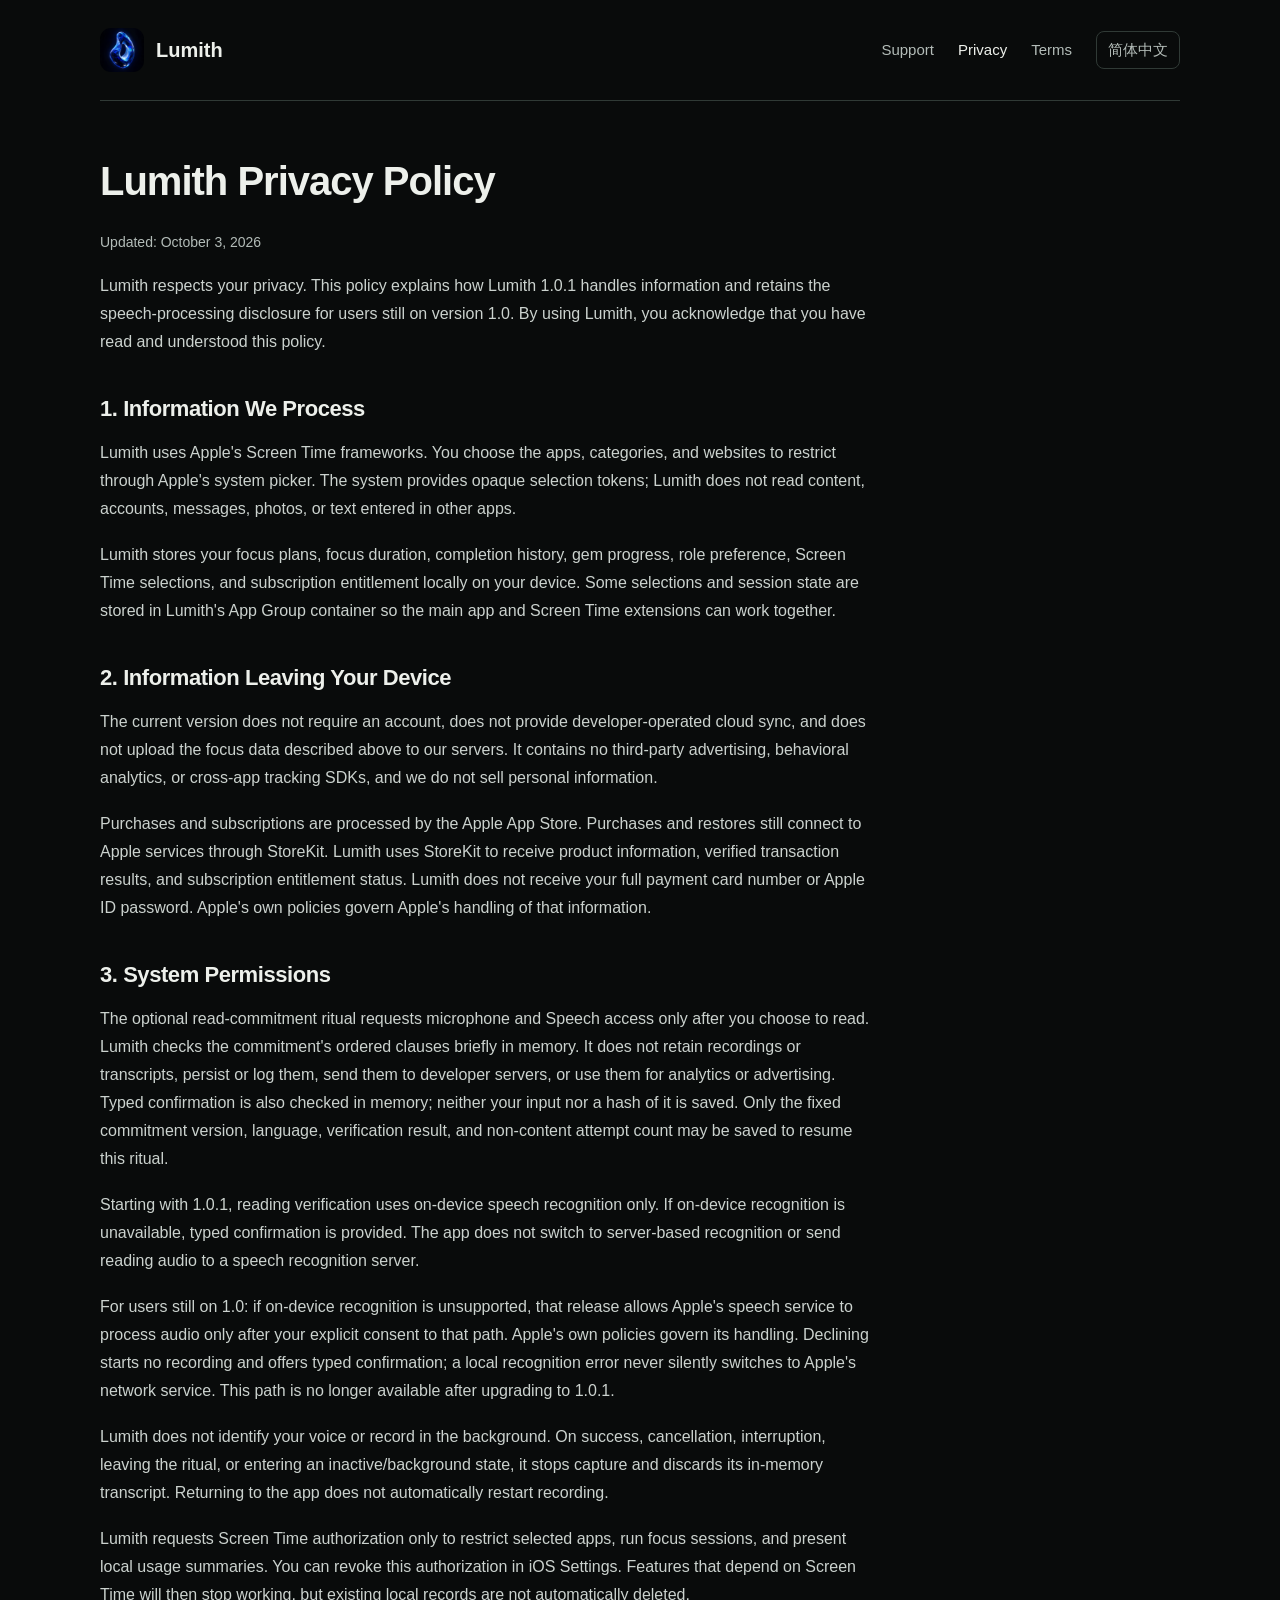
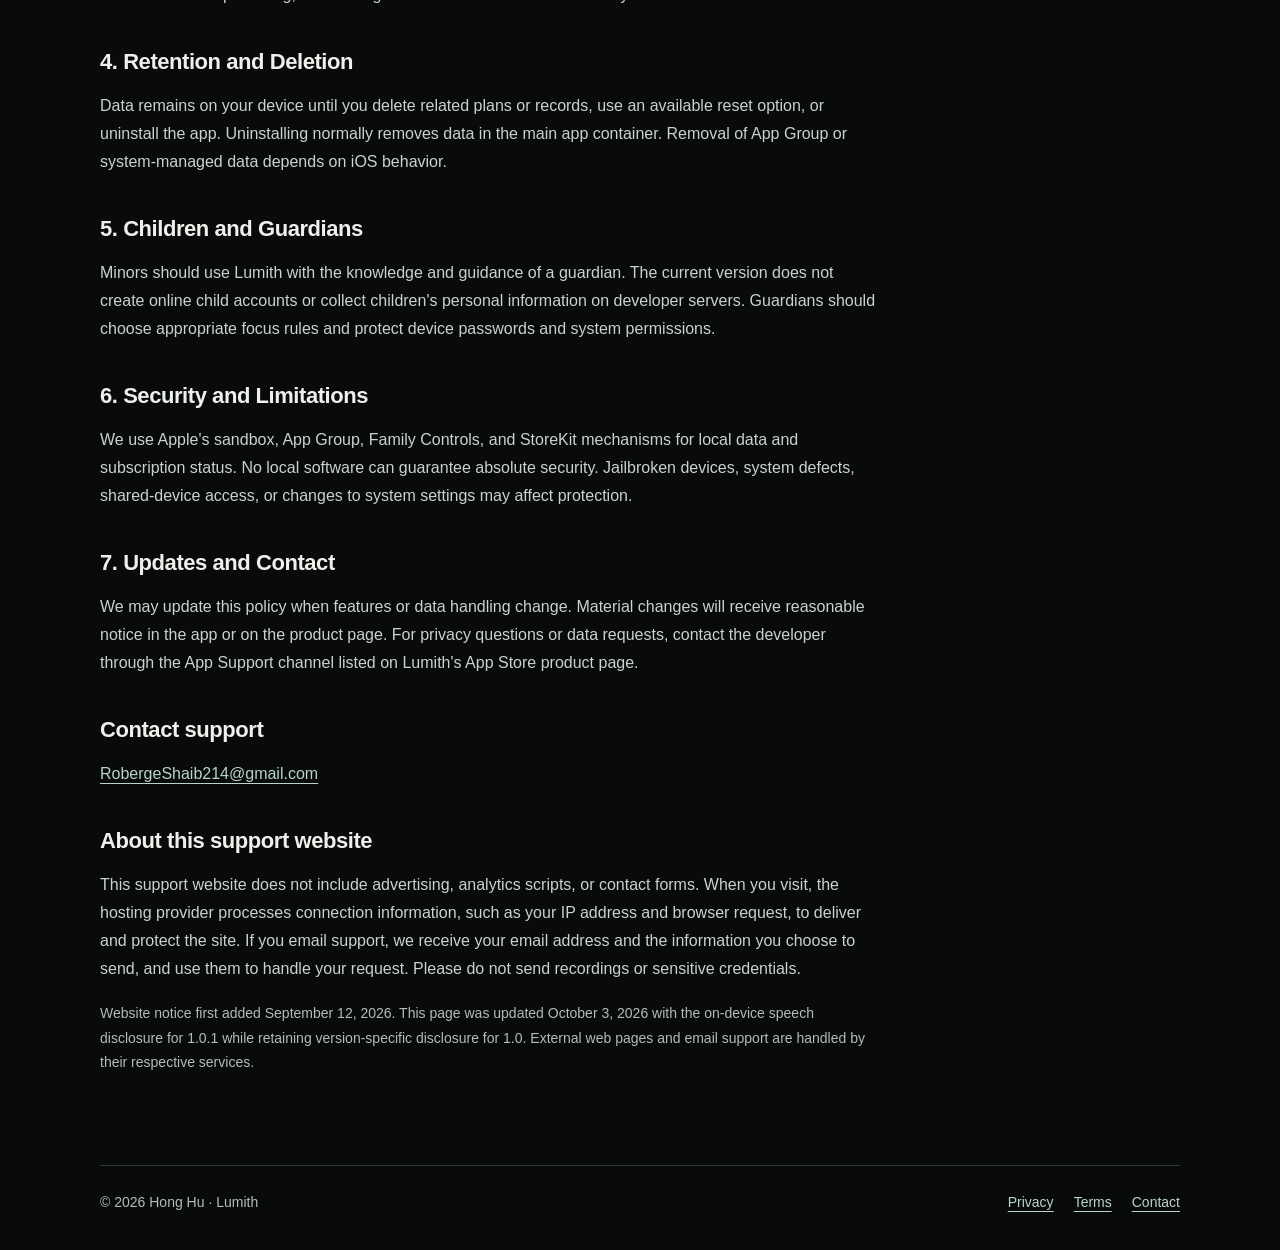
<file: en/privacy.html>
<!doctype html>
<html lang="en"><head><meta charset="utf-8"><meta name="viewport" content="width=device-width,initial-scale=1"><title>Privacy Policy · Lumith</title><meta name="description" content="Privacy Policy for Lumith."><meta name="color-scheme" content="dark"><link rel="icon" type="image/png" href="../assets/app-icon.png"><link rel="stylesheet" href="../assets/site.css"><link rel="alternate" hreflang="zh-Hans" href="../privacy.html"></head>
<body><a class="skip" href="#content">Skip to content</a><header><a class="brand" href="index.html"><img src="../assets/app-icon.png" alt="" width="44" height="44">Lumith</a><nav aria-label="Main navigation"><a href="index.html">Support</a><a href="privacy.html" aria-current="page">Privacy</a><a href="terms.html">Terms</a><a class="lang" href="../privacy.html" lang="zh-Hans">简体中文</a></nav></header><main id="content"><article class="legal"><h1>Lumith Privacy Policy</h1><p class="updated">Updated: October 3, 2026</p><p>Lumith respects your privacy. This policy explains how Lumith 1.0.1 handles information and retains the speech-processing disclosure for users still on version 1.0. By using Lumith, you acknowledge that you have read and understood this policy.</p><h2>1. Information We Process</h2><p>Lumith uses Apple&#x27;s Screen Time frameworks. You choose the apps, categories, and websites to restrict through Apple&#x27;s system picker. The system provides opaque selection tokens; Lumith does not read content, accounts, messages, photos, or text entered in other apps.</p><p>Lumith stores your focus plans, focus duration, completion history, gem progress, role preference, Screen Time selections, and subscription entitlement locally on your device. Some selections and session state are stored in Lumith&#x27;s App Group container so the main app and Screen Time extensions can work together.</p><h2>2. Information Leaving Your Device</h2><p>The current version does not require an account, does not provide developer-operated cloud sync, and does not upload the focus data described above to our servers. It contains no third-party advertising, behavioral analytics, or cross-app tracking SDKs, and we do not sell personal information.</p><p>Purchases and subscriptions are processed by the Apple App Store. Purchases and restores still connect to Apple services through StoreKit. Lumith uses StoreKit to receive product information, verified transaction results, and subscription entitlement status. Lumith does not receive your full payment card number or Apple ID password. Apple&#x27;s own policies govern Apple&#x27;s handling of that information.</p><h2>3. System Permissions</h2><p>The optional read-commitment ritual requests microphone and Speech access only after you choose to read. Lumith checks the commitment&#x27;s ordered clauses briefly in memory. It does not retain recordings or transcripts, persist or log them, send them to developer servers, or use them for analytics or advertising. Typed confirmation is also checked in memory; neither your input nor a hash of it is saved. Only the fixed commitment version, language, verification result, and non-content attempt count may be saved to resume this ritual.</p><p>Starting with 1.0.1, reading verification uses on-device speech recognition only. If on-device recognition is unavailable, typed confirmation is provided. The app does not switch to server-based recognition or send reading audio to a speech recognition server.</p><p>For users still on 1.0: if on-device recognition is unsupported, that release allows Apple&#x27;s speech service to process audio only after your explicit consent to that path. Apple&#x27;s own policies govern its handling. Declining starts no recording and offers typed confirmation; a local recognition error never silently switches to Apple&#x27;s network service. This path is no longer available after upgrading to 1.0.1.</p><p> Lumith does not identify your voice or record in the background. On success, cancellation, interruption, leaving the ritual, or entering an inactive/background state, it stops capture and discards its in-memory transcript. Returning to the app does not automatically restart recording.</p><p>Lumith requests Screen Time authorization only to restrict selected apps, run focus sessions, and present local usage summaries. You can revoke this authorization in iOS Settings. Features that depend on Screen Time will then stop working, but existing local records are not automatically deleted.</p><h2>4. Retention and Deletion</h2><p>Data remains on your device until you delete related plans or records, use an available reset option, or uninstall the app. Uninstalling normally removes data in the main app container. Removal of App Group or system-managed data depends on iOS behavior.</p><h2>5. Children and Guardians</h2><p>Minors should use Lumith with the knowledge and guidance of a guardian. The current version does not create online child accounts or collect children&#x27;s personal information on developer servers. Guardians should choose appropriate focus rules and protect device passwords and system permissions.</p><h2>6. Security and Limitations</h2><p>We use Apple&#x27;s sandbox, App Group, Family Controls, and StoreKit mechanisms for local data and subscription status. No local software can guarantee absolute security. Jailbroken devices, system defects, shared-device access, or changes to system settings may affect protection.</p><h2>7. Updates and Contact</h2><p>We may update this policy when features or data handling change. Material changes will receive reasonable notice in the app or on the product page. For privacy questions or data requests, contact the developer through the App Support channel listed on Lumith&#x27;s App Store product page.</p><h2>Contact support</h2><p><a href="mailto:RobergeShaib214@gmail.com">RobergeShaib214@gmail.com</a></p><h2>About this support website</h2><p>This support website does not include advertising, analytics scripts, or contact forms. When you visit, the hosting provider processes connection information, such as your IP address and browser request, to deliver and protect the site. If you email support, we receive your email address and the information you choose to send, and use them to handle your request. Please do not send recordings or sensitive credentials.</p><p class="updated">Website notice first added September 12, 2026. This page was updated October 3, 2026 with the on-device speech disclosure for 1.0.1 while retaining version-specific disclosure for 1.0. External web pages and email support are handled by their respective services.</p></article></main><footer><span>© 2026 Hong Hu · Lumith</span><div class="links"><a href="privacy.html">Privacy</a><a href="terms.html">Terms</a><a href="mailto:RobergeShaib214@gmail.com">Contact</a></div></footer></body></html>
</file>
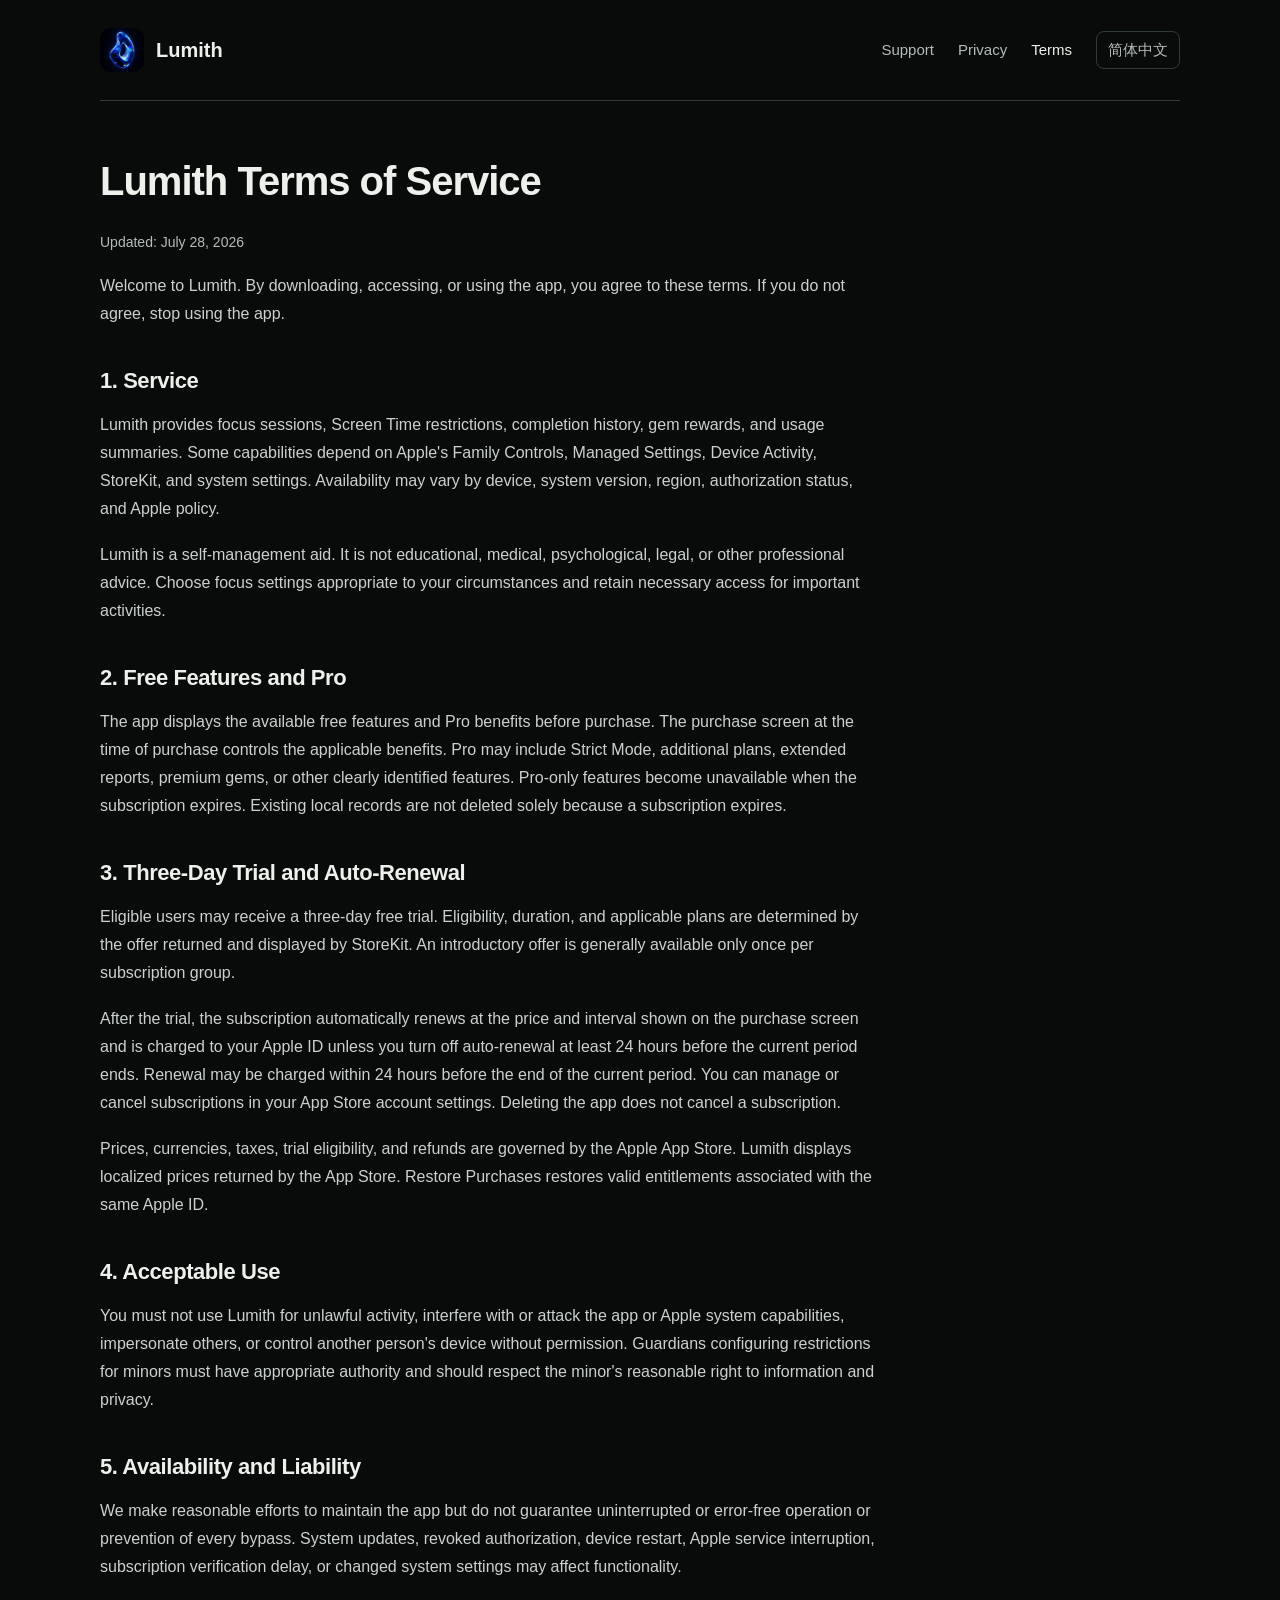
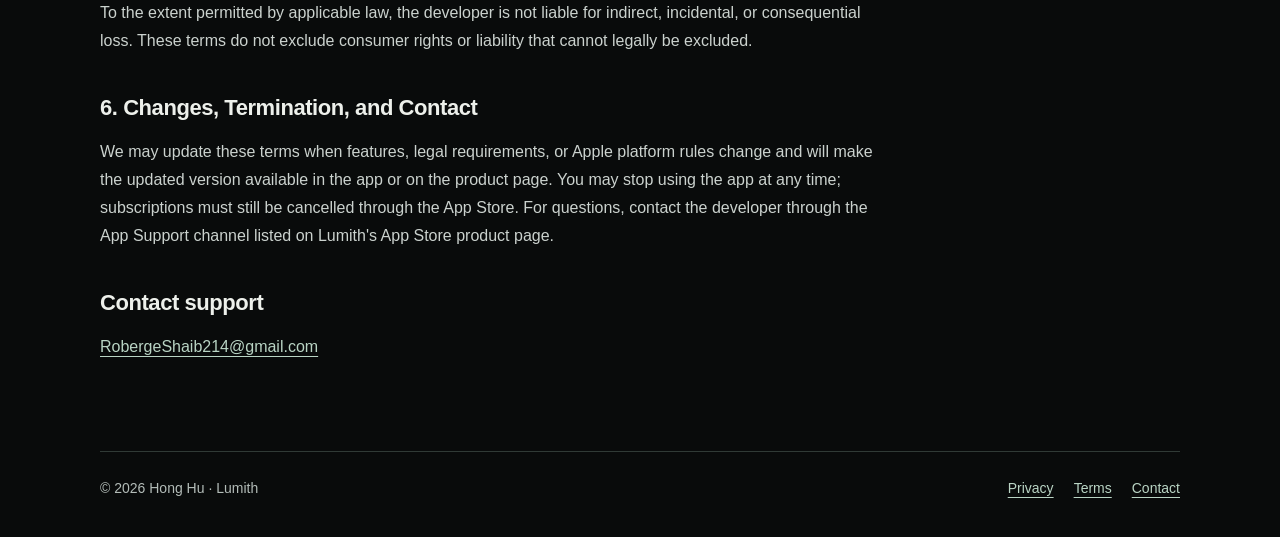
<file: en/terms.html>
<!doctype html>
<html lang="en"><head><meta charset="utf-8"><meta name="viewport" content="width=device-width,initial-scale=1"><title>Terms of Service · Lumith</title><meta name="description" content="Terms of Service for Lumith."><meta name="color-scheme" content="dark"><link rel="icon" type="image/png" href="../assets/app-icon.png"><link rel="stylesheet" href="../assets/site.css"><link rel="alternate" hreflang="zh-Hans" href="../terms.html"></head>
<body><a class="skip" href="#content">Skip to content</a><header><a class="brand" href="index.html"><img src="../assets/app-icon.png" alt="" width="44" height="44">Lumith</a><nav aria-label="Main navigation"><a href="index.html">Support</a><a href="privacy.html">Privacy</a><a href="terms.html" aria-current="page">Terms</a><a class="lang" href="../terms.html" lang="zh-Hans">简体中文</a></nav></header><main id="content"><article class="legal"><h1>Lumith Terms of Service</h1><p class="updated">Updated: July 28, 2026</p><p>Welcome to Lumith. By downloading, accessing, or using the app, you agree to these terms. If you do not agree, stop using the app.</p><h2>1. Service</h2><p>Lumith provides focus sessions, Screen Time restrictions, completion history, gem rewards, and usage summaries. Some capabilities depend on Apple&#x27;s Family Controls, Managed Settings, Device Activity, StoreKit, and system settings. Availability may vary by device, system version, region, authorization status, and Apple policy.</p><p>Lumith is a self-management aid. It is not educational, medical, psychological, legal, or other professional advice. Choose focus settings appropriate to your circumstances and retain necessary access for important activities.</p><h2>2. Free Features and Pro</h2><p>The app displays the available free features and Pro benefits before purchase. The purchase screen at the time of purchase controls the applicable benefits. Pro may include Strict Mode, additional plans, extended reports, premium gems, or other clearly identified features. Pro-only features become unavailable when the subscription expires. Existing local records are not deleted solely because a subscription expires.</p><h2>3. Three-Day Trial and Auto-Renewal</h2><p>Eligible users may receive a three-day free trial. Eligibility, duration, and applicable plans are determined by the offer returned and displayed by StoreKit. An introductory offer is generally available only once per subscription group.</p><p>After the trial, the subscription automatically renews at the price and interval shown on the purchase screen and is charged to your Apple ID unless you turn off auto-renewal at least 24 hours before the current period ends. Renewal may be charged within 24 hours before the end of the current period. You can manage or cancel subscriptions in your App Store account settings. Deleting the app does not cancel a subscription.</p><p>Prices, currencies, taxes, trial eligibility, and refunds are governed by the Apple App Store. Lumith displays localized prices returned by the App Store. Restore Purchases restores valid entitlements associated with the same Apple ID.</p><h2>4. Acceptable Use</h2><p>You must not use Lumith for unlawful activity, interfere with or attack the app or Apple system capabilities, impersonate others, or control another person&#x27;s device without permission. Guardians configuring restrictions for minors must have appropriate authority and should respect the minor&#x27;s reasonable right to information and privacy.</p><h2>5. Availability and Liability</h2><p>We make reasonable efforts to maintain the app but do not guarantee uninterrupted or error-free operation or prevention of every bypass. System updates, revoked authorization, device restart, Apple service interruption, subscription verification delay, or changed system settings may affect functionality.</p><p>To the extent permitted by applicable law, the developer is not liable for indirect, incidental, or consequential loss. These terms do not exclude consumer rights or liability that cannot legally be excluded.</p><h2>6. Changes, Termination, and Contact</h2><p>We may update these terms when features, legal requirements, or Apple platform rules change and will make the updated version available in the app or on the product page. You may stop using the app at any time; subscriptions must still be cancelled through the App Store. For questions, contact the developer through the App Support channel listed on Lumith&#x27;s App Store product page.</p><h2>Contact support</h2><p><a href="mailto:RobergeShaib214@gmail.com">RobergeShaib214@gmail.com</a></p></article></main><footer><span>© 2026 Hong Hu · Lumith</span><div class="links"><a href="privacy.html">Privacy</a><a href="terms.html">Terms</a><a href="mailto:RobergeShaib214@gmail.com">Contact</a></div></footer></body></html>
</file>
<file: assets/site.css>
:root{color-scheme:dark;--bg:#090b0b;--panel:#121616;--text:#edf0eb;--muted:#b3bcb8;--line:#303a36;--accent:#b9d4c4;font-family:-apple-system,BlinkMacSystemFont,"Segoe UI","PingFang SC","Microsoft YaHei",sans-serif;font-size:16px}
*{box-sizing:border-box}body{margin:0;background:var(--bg);color:var(--text);line-height:1.75}a{color:var(--accent);text-underline-offset:.25em}a:hover{color:#fff}a:focus-visible,summary:focus-visible{outline:2px solid var(--accent);outline-offset:5px}a,summary{-webkit-tap-highlight-color:transparent}header,main,footer{width:min(100% - 48px,1080px);margin:auto}header{display:flex;align-items:center;justify-content:space-between;gap:24px;padding:28px 0;border-bottom:1px solid var(--line)}.brand{display:flex;align-items:center;gap:12px;text-decoration:none;color:var(--text);font-size:20px;font-weight:650;white-space:nowrap}.brand img{width:44px;height:44px;border-radius:11px}nav{display:flex;gap:24px;align-items:center;flex-wrap:wrap;font-size:15px}nav a{color:var(--muted);text-decoration:none}nav a[aria-current=page]{color:var(--text)}.lang{padding:5px 11px;border:1px solid var(--line);border-radius:8px}main{padding:56px 0 72px}.eyebrow{margin:0 0 12px;color:var(--accent);font-size:14px;letter-spacing:.12em}h1{font-size:clamp(32px,5vw,52px);line-height:1.22;letter-spacing:-.025em;margin:0 0 24px;font-weight:620}h2{font-size:24px;line-height:1.5;font-weight:600;letter-spacing:-.02em}h3{font-size:18px;margin:0 0 10px}.intro{font-size:18px;color:var(--muted);max-width:660px}.support-top{display:grid;grid-template-columns:1.35fr 1fr;gap:64px;align-items:start;margin-bottom:56px}.contact{padding:26px;border:1px solid var(--line);border-radius:18px;background:var(--panel)}.contact p{margin:8px 0 18px;color:var(--muted)}.contact a{overflow-wrap:anywhere}.contact small{display:block;font-size:14px;color:var(--muted);margin-top:18px}.section{border-top:1px solid var(--line);padding-top:28px;margin-top:40px}.modes{display:grid;grid-template-columns:repeat(3,1fr);gap:30px}.modes p{color:var(--muted);margin:0}.modes .number{color:var(--accent);font-size:14px;margin-bottom:12px}.faq{max-width:860px}details{border-bottom:1px solid var(--line);padding:19px 0}summary{cursor:pointer;font-size:18px;font-weight:550;padding-right:18px}details p{color:var(--muted);margin:14px 0 4px;max-width:760px}.legal{max-width:780px}.legal h1{font-size:40px}.legal h2{margin:36px 0 14px;font-size:22px}.legal p{margin:0 0 18px;color:#cbd2ce;overflow-wrap:anywhere}.legal .updated{font-size:14px;color:var(--muted)}.legal-links{display:flex;gap:24px;flex-wrap:wrap;margin-top:24px}footer{border-top:1px solid var(--line);padding:24px 0 36px;display:flex;justify-content:space-between;gap:16px;flex-wrap:wrap;color:var(--muted);font-size:14px}footer .links{display:flex;flex-wrap:wrap;gap:20px}.skip{position:absolute;left:16px;top:-100px;background:var(--panel);padding:10px;z-index:9}.skip:focus{top:12px}
@media(max-width:760px){header,main,footer{width:calc(100% - 36px)}header{align-items:flex-start;padding:22px 0;gap:18px;flex-wrap:wrap}nav{gap:18px;font-size:14px}main{padding:36px 0 52px}.support-top{grid-template-columns:1fr;gap:24px;margin-bottom:36px}.modes{grid-template-columns:1fr;gap:26px}.contact{padding:22px}.legal h1{font-size:32px}.legal h2{font-size:21px}}
</file>
<file: focus/style.css>
:root{color-scheme:dark;--bg:#080b13;--fg:#f1f5ff;--muted:#b6c1d5;--blue:#a6c5fa;--rule:#303b50;font-family:-apple-system,BlinkMacSystemFont,"SF Pro Display","PingFang SC","Microsoft YaHei",sans-serif}*{box-sizing:border-box}html{scroll-behavior:smooth;scroll-padding-top:24px}body{margin:0;background:var(--bg);color:var(--fg)}::selection{background:#a6c5fa;color:#10213b}a{color:inherit;text-decoration:none;text-underline-offset:5px}a:focus-visible{outline:3px solid var(--blue);outline-offset:5px}a:hover{text-decoration:underline}p{line-height:1.8}.wrap{width:min(1160px,calc(100% - 48px));margin:auto}.skip{position:absolute;left:20px;top:-100px;padding:16px;background:var(--fg);color:var(--bg);z-index:10}.skip:focus{top:20px}.nav{height:82px;padding:0 max(24px,calc((100vw - 1160px)/2));display:flex;align-items:center;justify-content:space-between;border-bottom:1px solid var(--rule)}.brand{display:flex;align-items:center;gap:12px;font-weight:700;font-size:18px}.brand img{border-radius:8px}.brand span{font-size:11px;letter-spacing:.25em;color:var(--muted);font-weight:500}.nav-download{font-size:14px;color:#dbe7ff;min-height:44px;display:flex;align-items:center}.hero{min-height:690px;display:grid;grid-template-columns:1fr 1fr;align-items:center;gap:36px}.hero h1{font-size:clamp(64px,7vw,96px);line-height:1.15;letter-spacing:-.03em;margin:24px 0}.lead{color:var(--muted);font-size:19px;max-width:460px}.actions{display:flex;gap:12px;flex-wrap:wrap;margin:32px 0 20px}.button{display:inline-flex;align-items:center;justify-content:center;min-height:52px;padding:0 25px;border-radius:14px;font-size:15px;font-weight:650}.primary{background:#dfebff;color:#10192a}.primary:hover{background:#fff}.ghost{border:1px solid #7788a5;color:#dfebff}.fine,figcaption{color:var(--muted);font-size:13px;line-height:1.7}.hero-visual{text-align:center;position:relative;overflow:hidden}.opal{width:100%;height:auto;display:block}.hero-visual p{font-size:14px;color:var(--muted);margin:0}.statement{padding:75px 0;border-top:1px solid var(--rule);border-bottom:1px solid var(--rule)}.statement p{margin:0;color:var(--muted);font-size:clamp(25px,3vw,43px);line-height:1.5;letter-spacing:-.025em}.statement strong{color:var(--fg);font-weight:580}.feature{min-height:670px;padding:90px 3%;display:grid;grid-template-columns:1fr 1fr;align-items:center;gap:70px}.feature-copy{max-width:500px}.feature h2,.ritual h2,.plans h2,.download h2{font-size:clamp(34px,4vw,58px);line-height:1.25;letter-spacing:-.025em;font-weight:620;margin:0 0 25px;text-wrap:balance}.feature p,.ritual p{color:var(--muted);font-size:17px}ol{padding-left:24px;color:var(--muted);line-height:1.9}li{margin:16px 0}li strong{color:var(--fg);font-weight:600}figure{margin:0;text-align:center}.phone{position:relative;display:block;object-fit:contain}.feature-phone{height:520px;max-width:100%;margin:auto}figcaption{margin-top:20px}.ritual{background:#0d1729}.ritual-inner{min-height:660px;padding:85px 0;display:grid;grid-template-columns:1fr 1fr;gap:80px;align-items:center}.coast{position:relative;height:530px;overflow:hidden;border-radius:16px;background:#071524}.coast-background{width:100%;height:100%;object-fit:cover;opacity:.62}.coast-opal{position:absolute;width:84%;height:auto;left:8%;top:8%}.coast figcaption{position:absolute;bottom:22px;left:0;width:100%;margin:0;color:#e0eaf7;font-size:12px}.usage-frame{height:530px;overflow:hidden;position:relative;background:#0b100e;border-radius:16px}.usage-frame>img{width:100%;height:auto;position:absolute;top:-3%;left:0}.usage-frame figcaption{position:absolute;bottom:0;background:#0b100e;width:100%;margin:0;padding:15px 18px}.plans{padding:80px 0;border-top:1px solid var(--rule)}table{border-collapse:collapse;width:100%;margin:38px 0;font-size:16px}caption{text-align:left;color:var(--muted);font-size:14px;padding-bottom:15px}th,td{text-align:left;padding:18px 12px;border-bottom:1px solid var(--rule);line-height:1.5}thead th{color:var(--blue)}tbody th{font-weight:500}.download{text-align:center;padding:110px 0;border-top:1px solid var(--rule)}.download .button{margin:12px 0 25px}.download .fine{max-width:640px;margin:auto}footer{min-height:110px;border-top:1px solid var(--rule);display:flex;justify-content:space-between;align-items:center;color:var(--muted);font-size:13px}footer nav{display:flex;gap:24px}footer a{min-height:44px;display:flex;align-items:center}@media(max-width:760px){.wrap{width:min(calc(100% - 40px),540px)}.nav{height:70px}.brand span{display:none}.hero{grid-template-columns:1fr;gap:0;padding-top:45px;min-height:0}.hero h1{font-size:64px}.hero-visual{max-width:390px;margin:10px auto 48px}.hero-visual p{font-size:13px}.statement{padding:55px 0}.feature,.ritual-inner{grid-template-columns:1fr;gap:38px;padding:65px 0}.feature-phone{height:470px}.coast{height:480px}.analysis{gap:25px}.usage-frame{height:445px}.plans{padding:65px 0}table{font-size:14px}th,td{padding:16px 7px}tbody th{width:49%}.download{padding:80px 0}footer{padding:24px 0;gap:12px;align-items:flex-start;flex-direction:column}footer nav{gap:20px}}@media(prefers-reduced-motion:reduce){html{scroll-behavior:auto}}
:root .usage-frame{height:auto;aspect-ratio:1.25}.usage-frame>img{top:0;transform:translateY(-40.5%)}.gem-gallery{padding:80px 0;border-bottom:1px solid var(--rule)}.gem-gallery h2{font-size:clamp(34px,4vw,58px);line-height:1.25;letter-spacing:-.025em;font-weight:620;margin:0 0 28px}.gem-row{display:grid;grid-template-columns:repeat(3,minmax(0,1fr));gap:20px}.gem-row img{width:100%;height:auto;display:block}.gem-row figcaption{margin-top:0}.gem-gallery>.fine{text-align:center;margin-top:30px}
</file>
